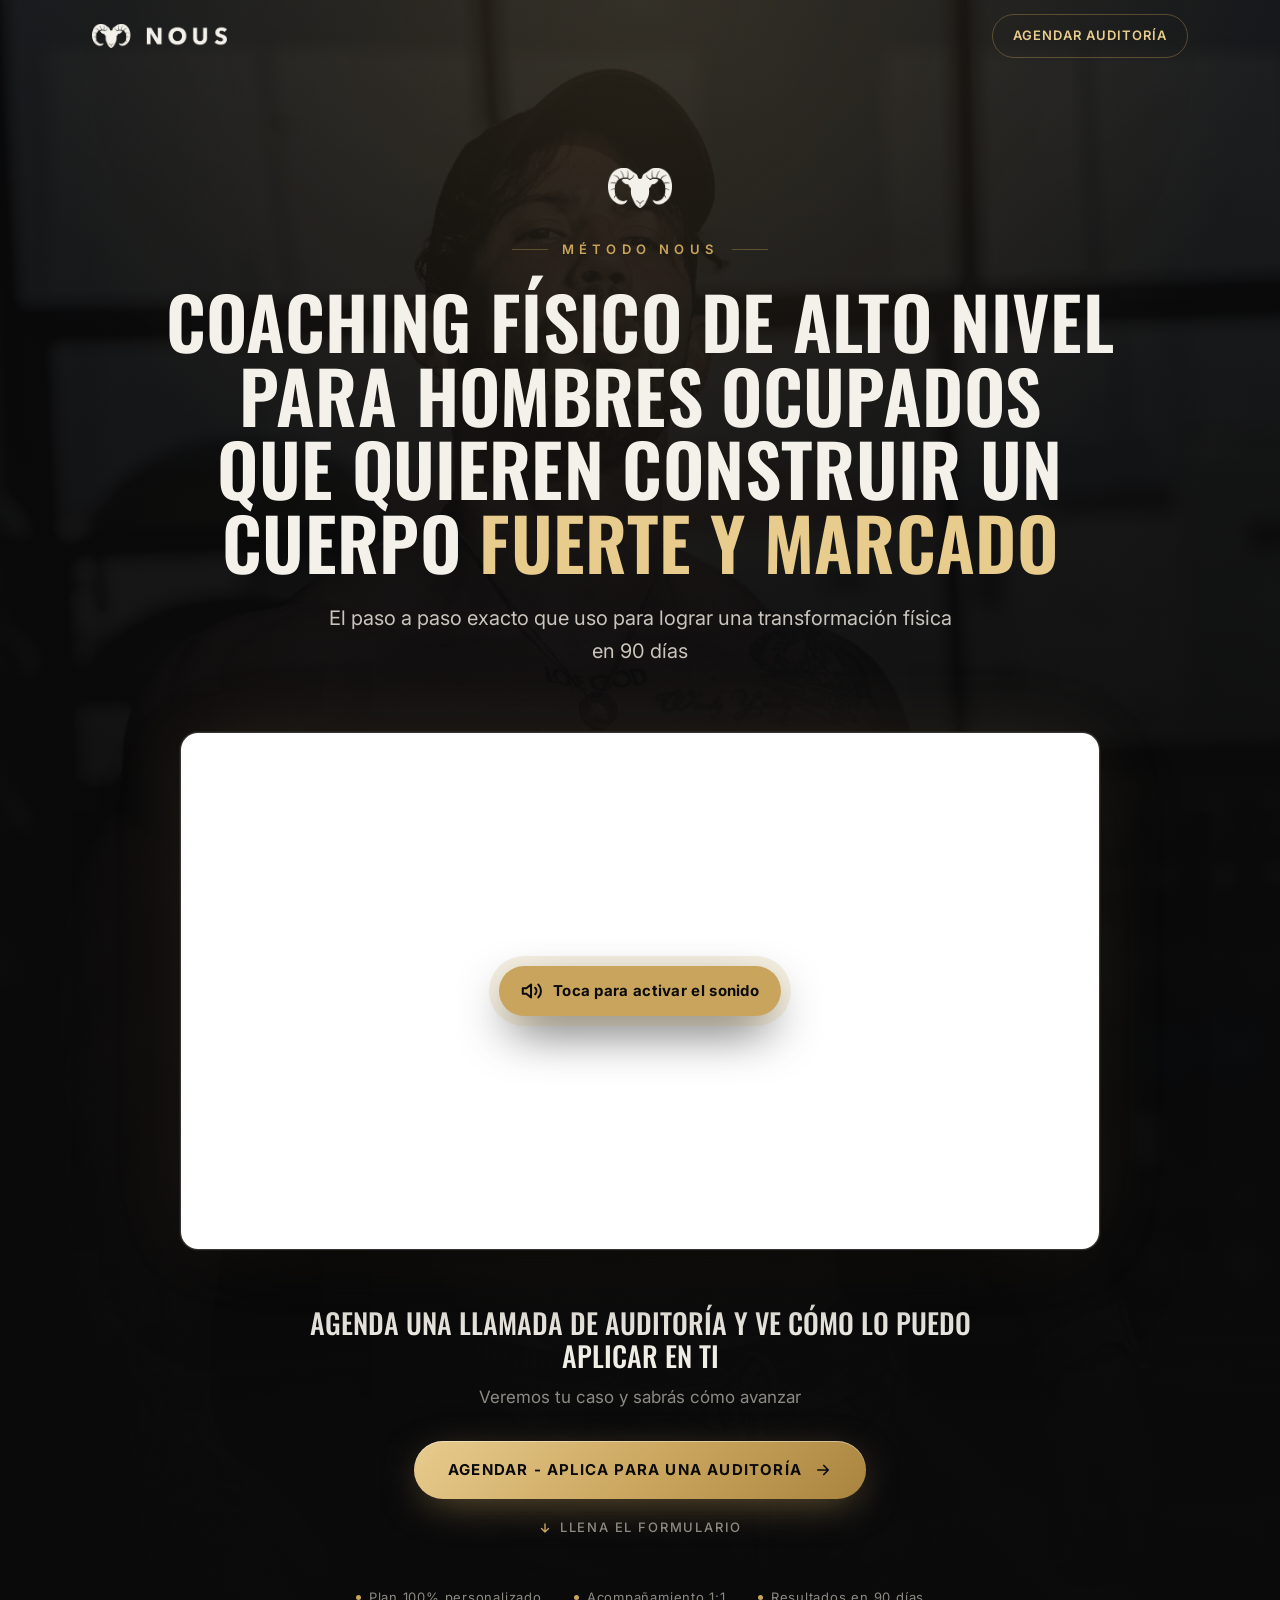
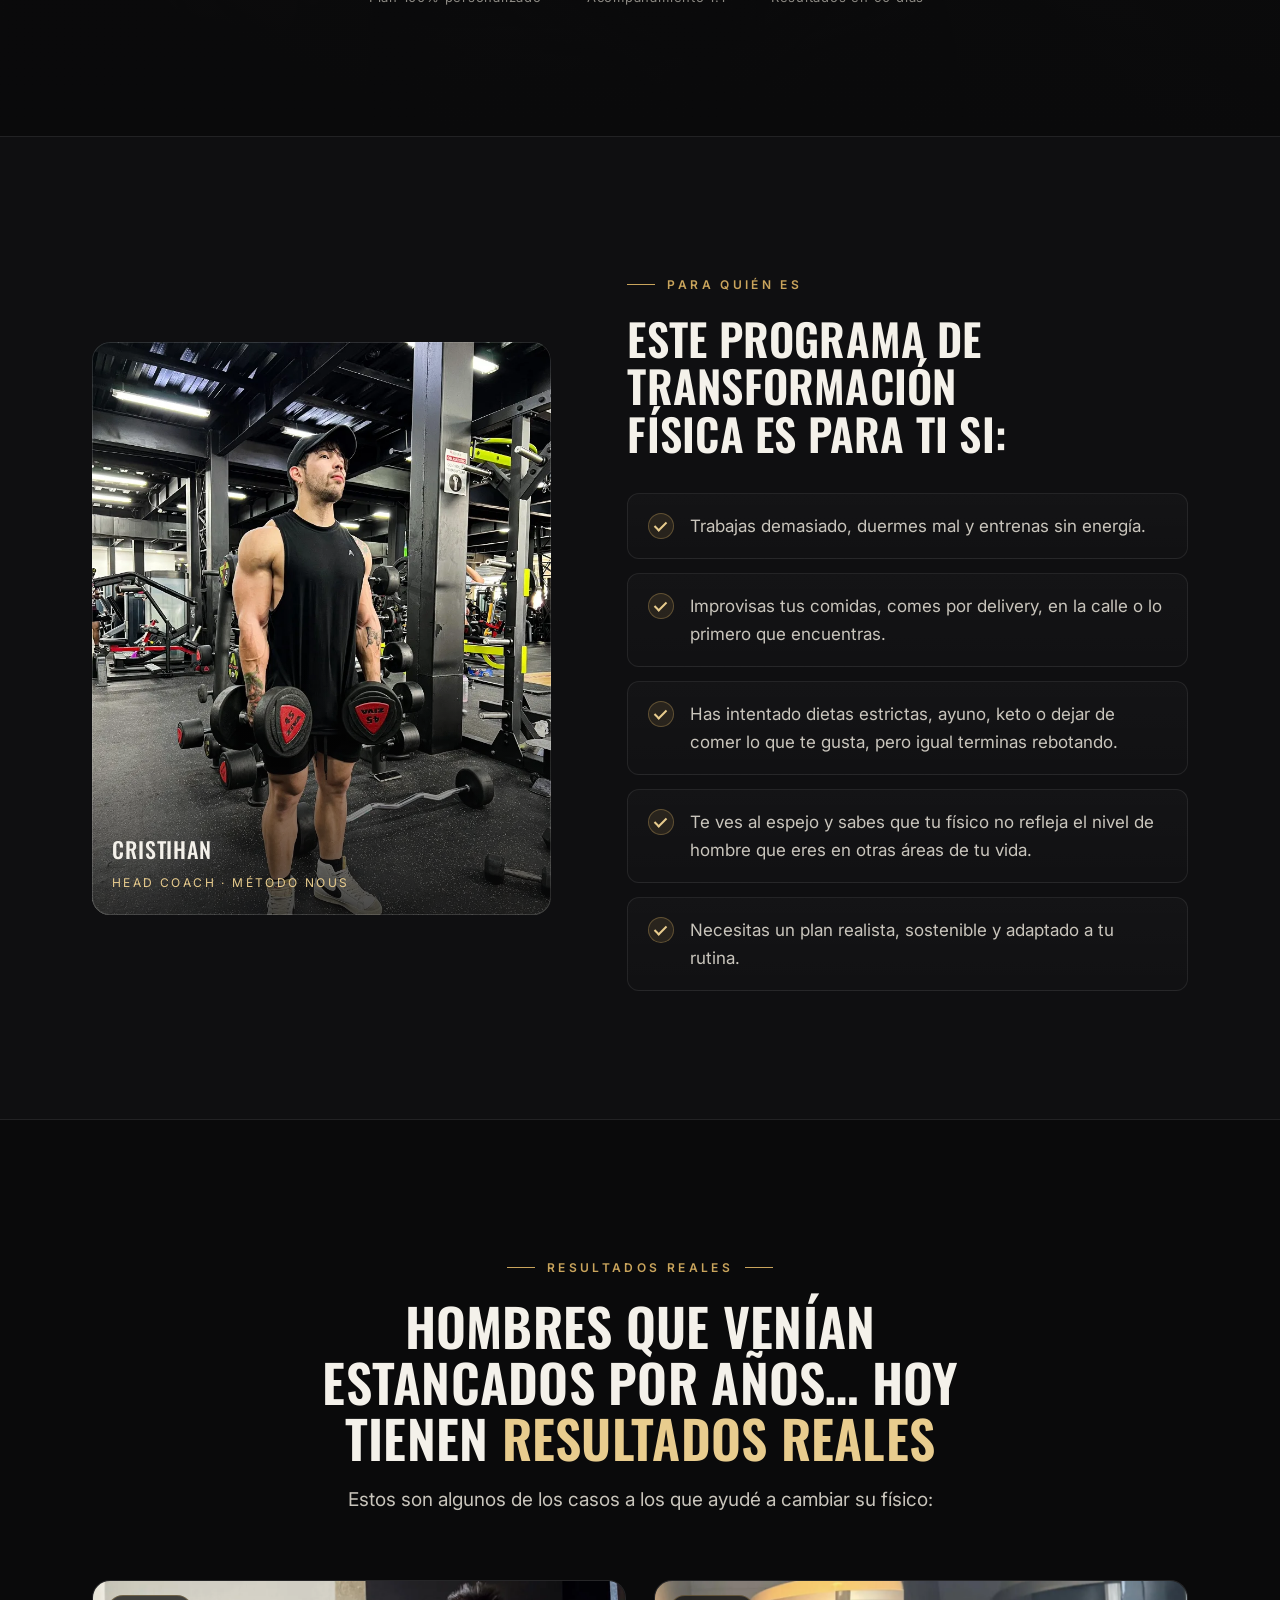
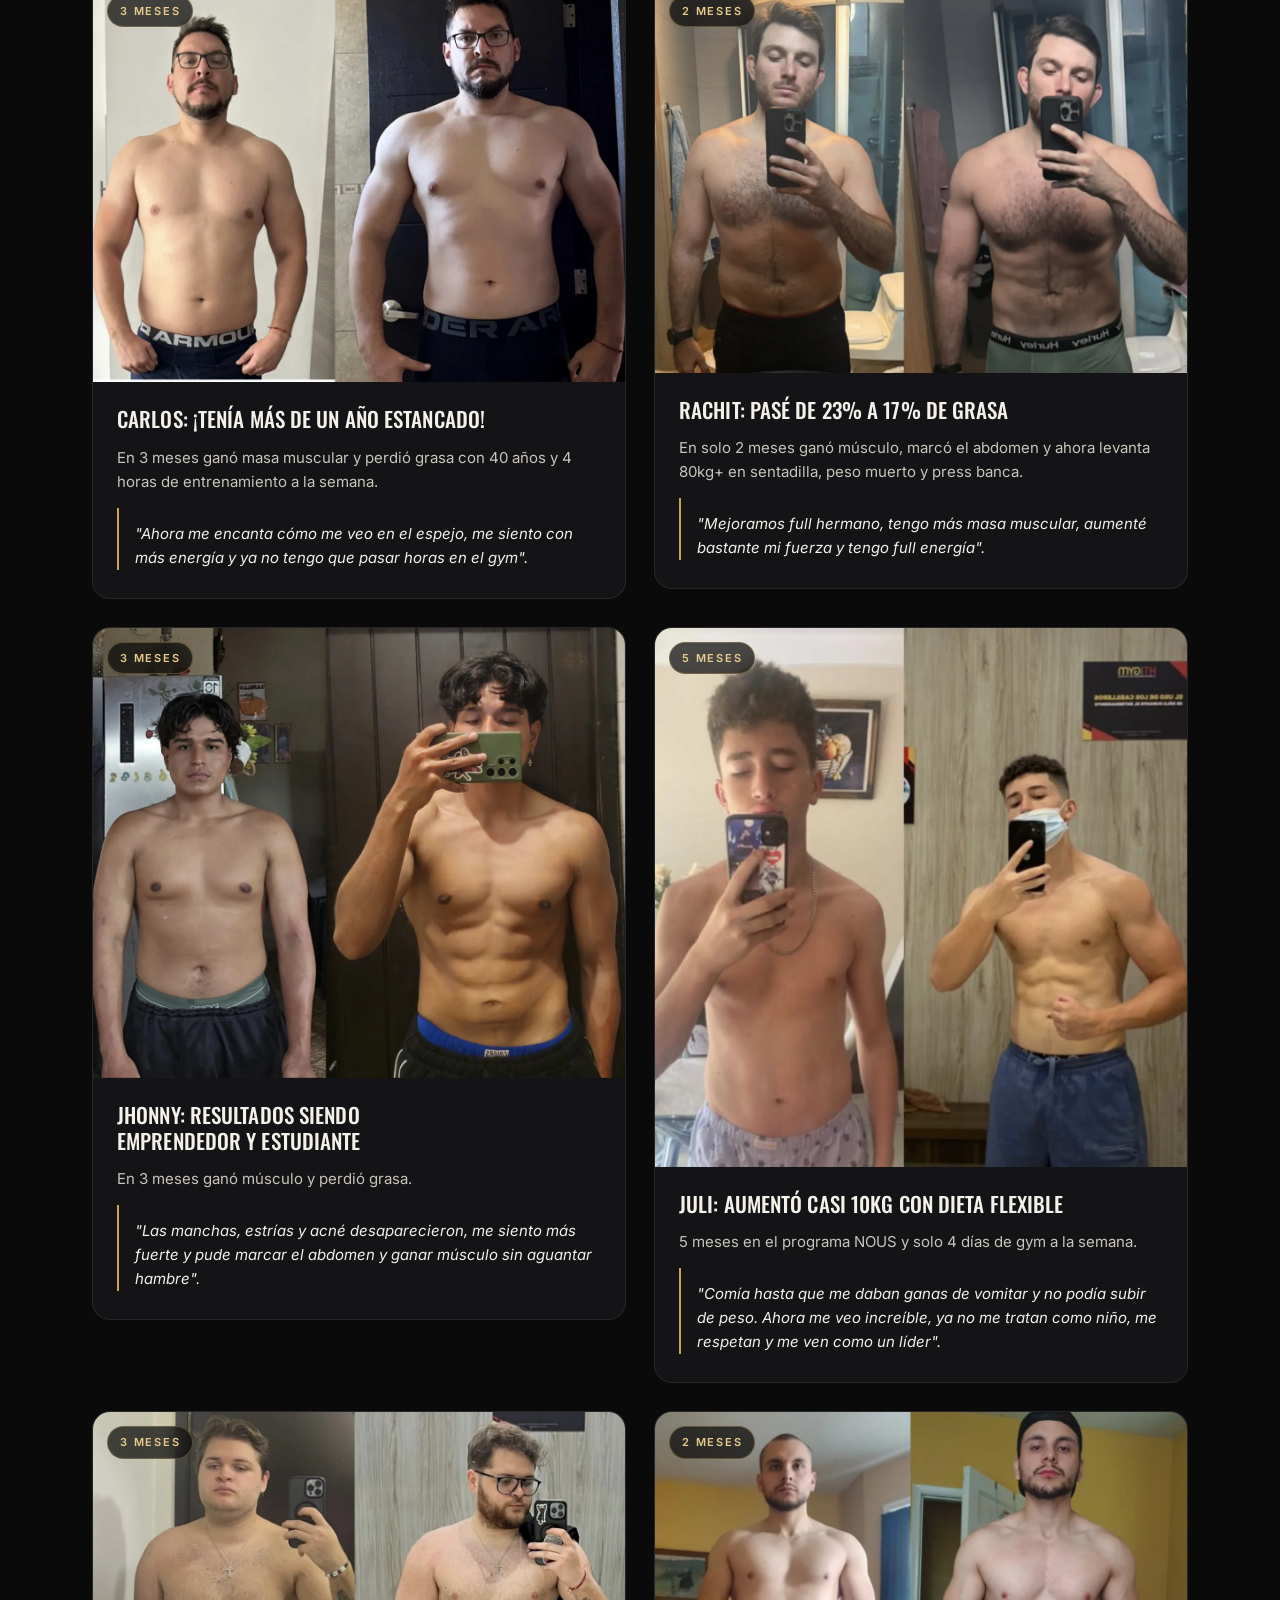
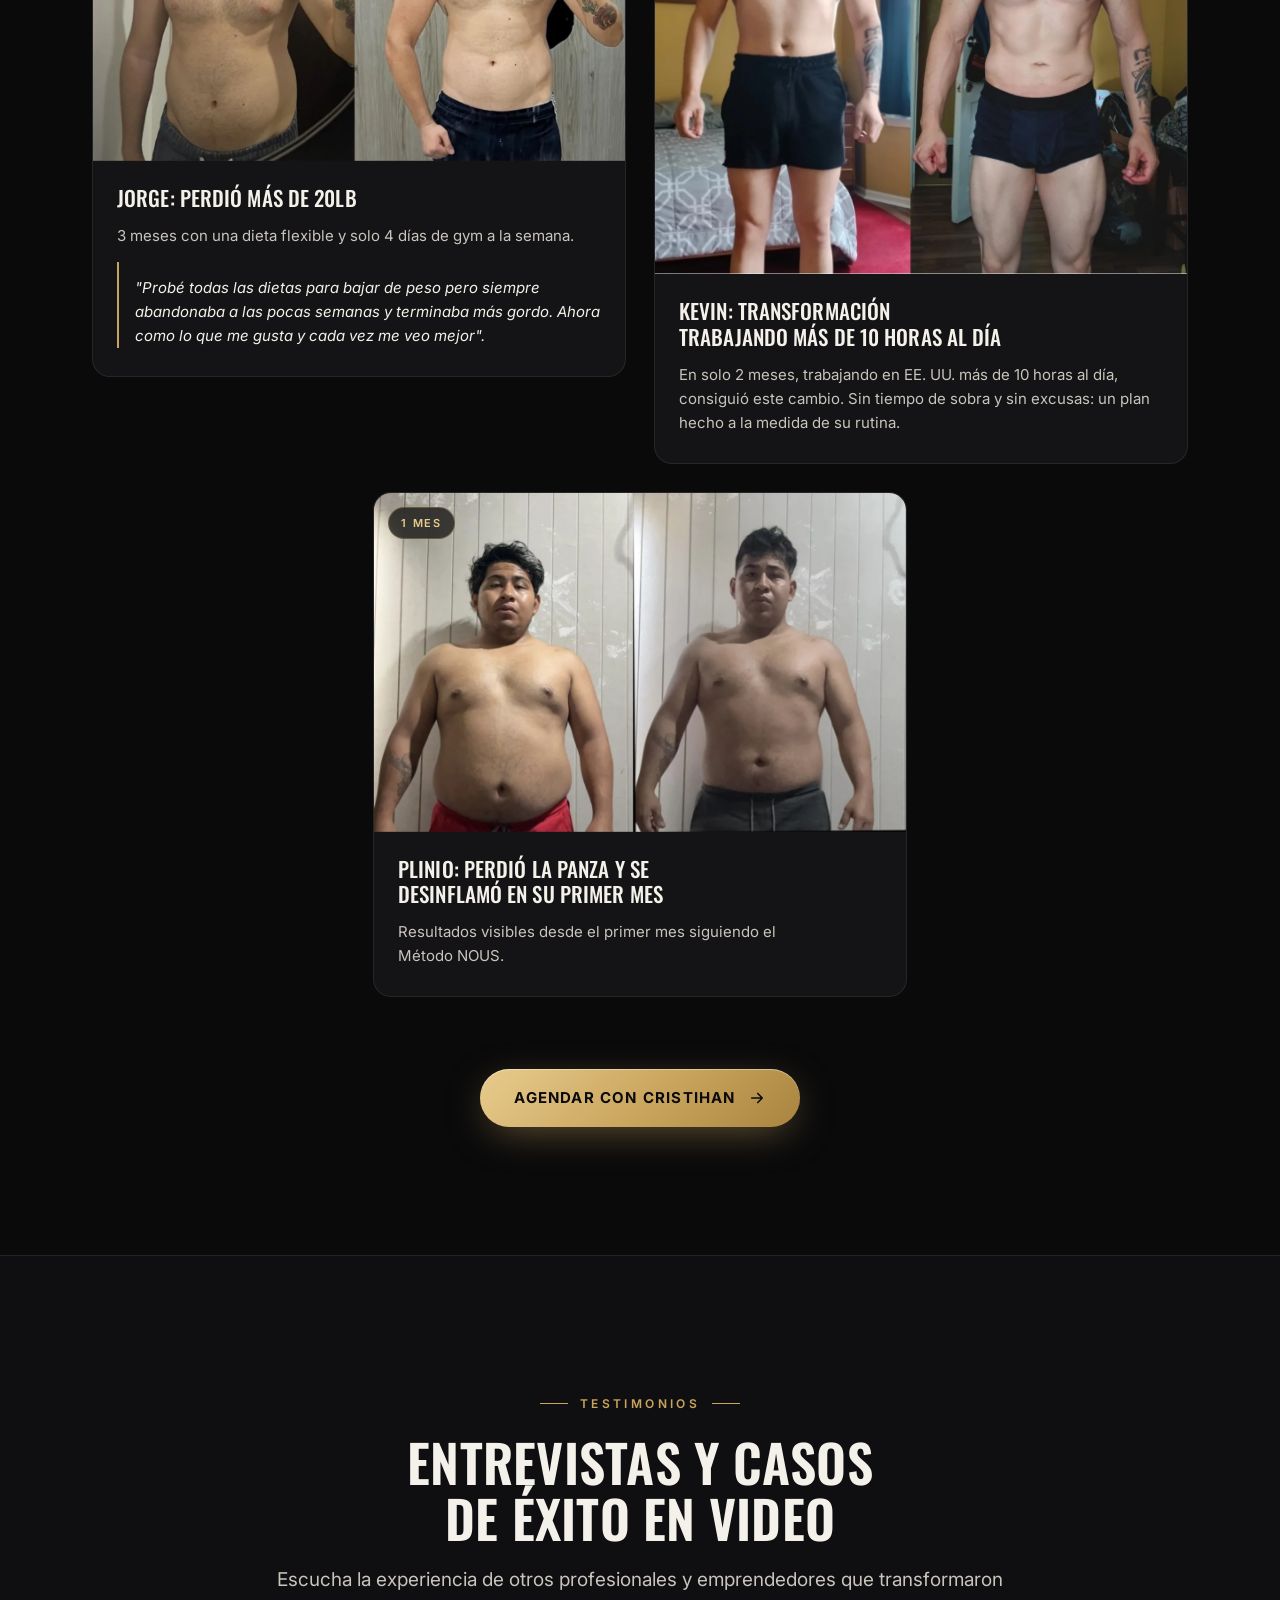
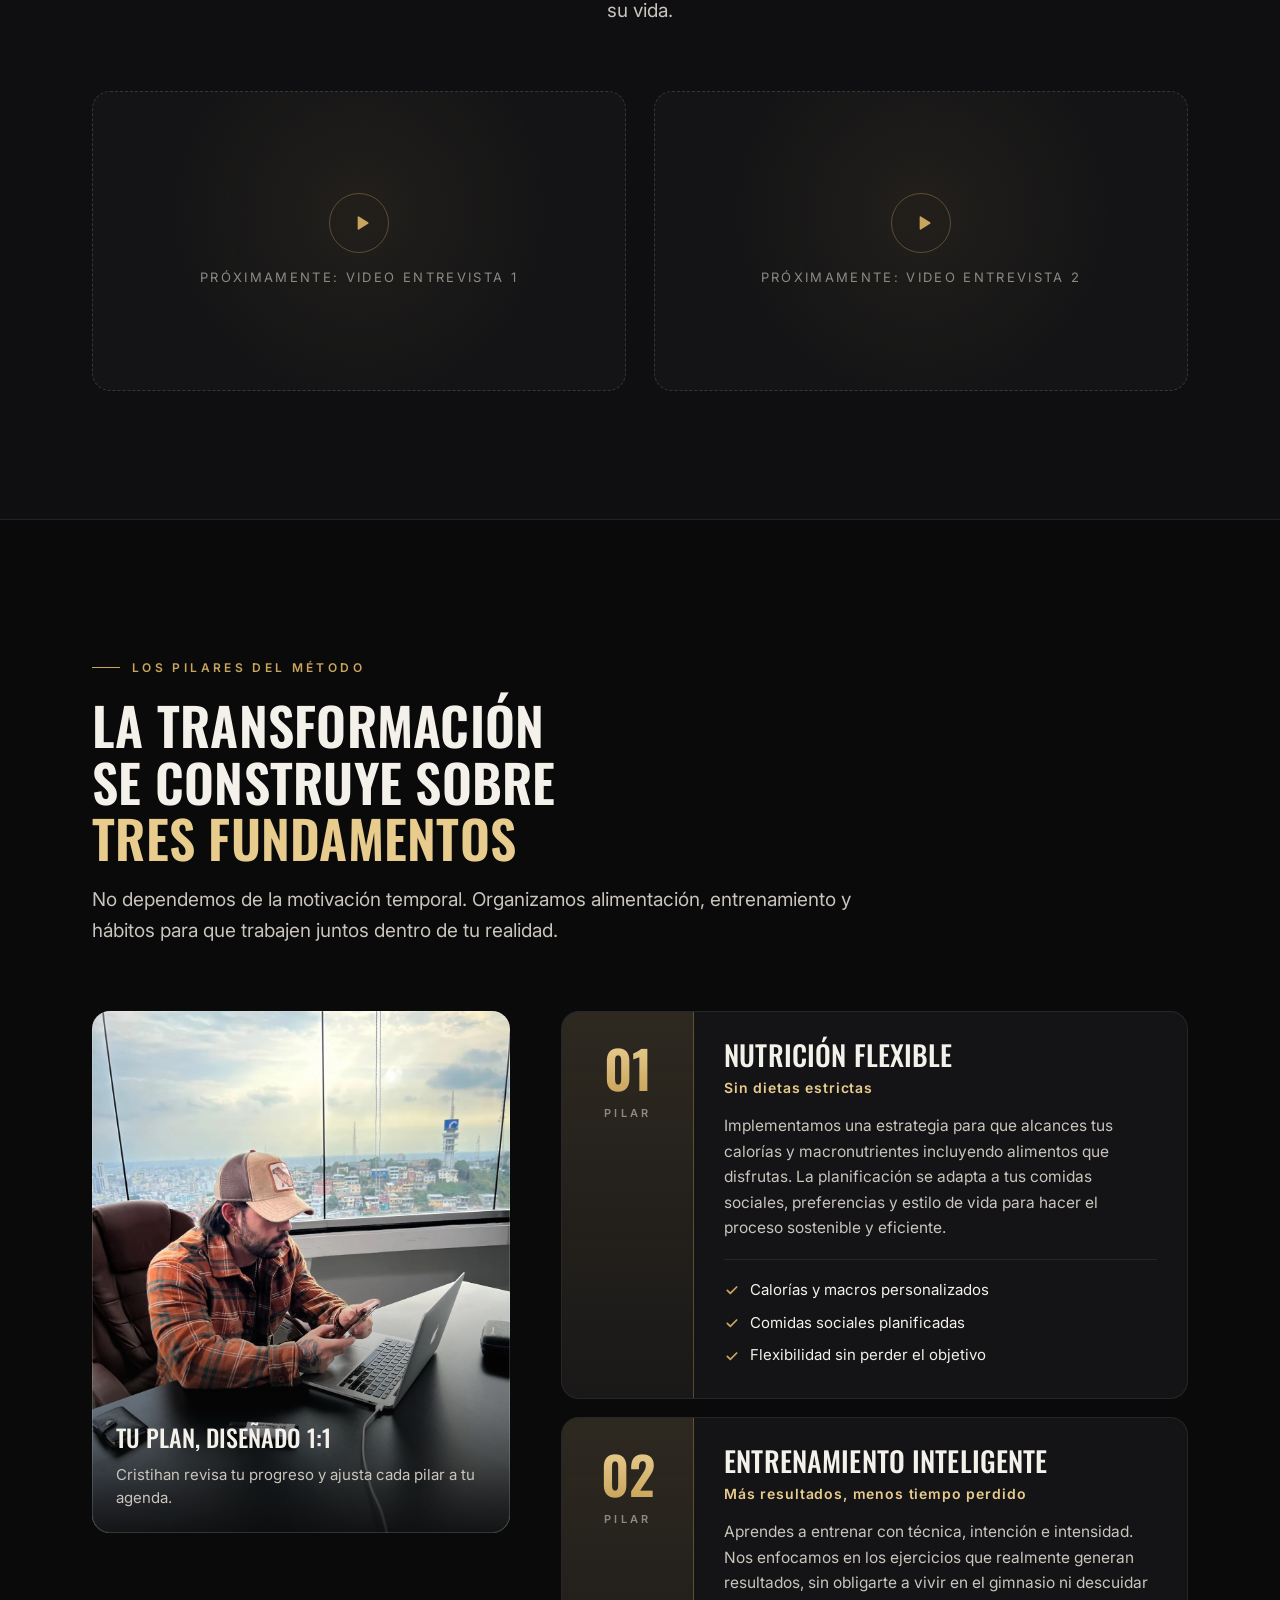
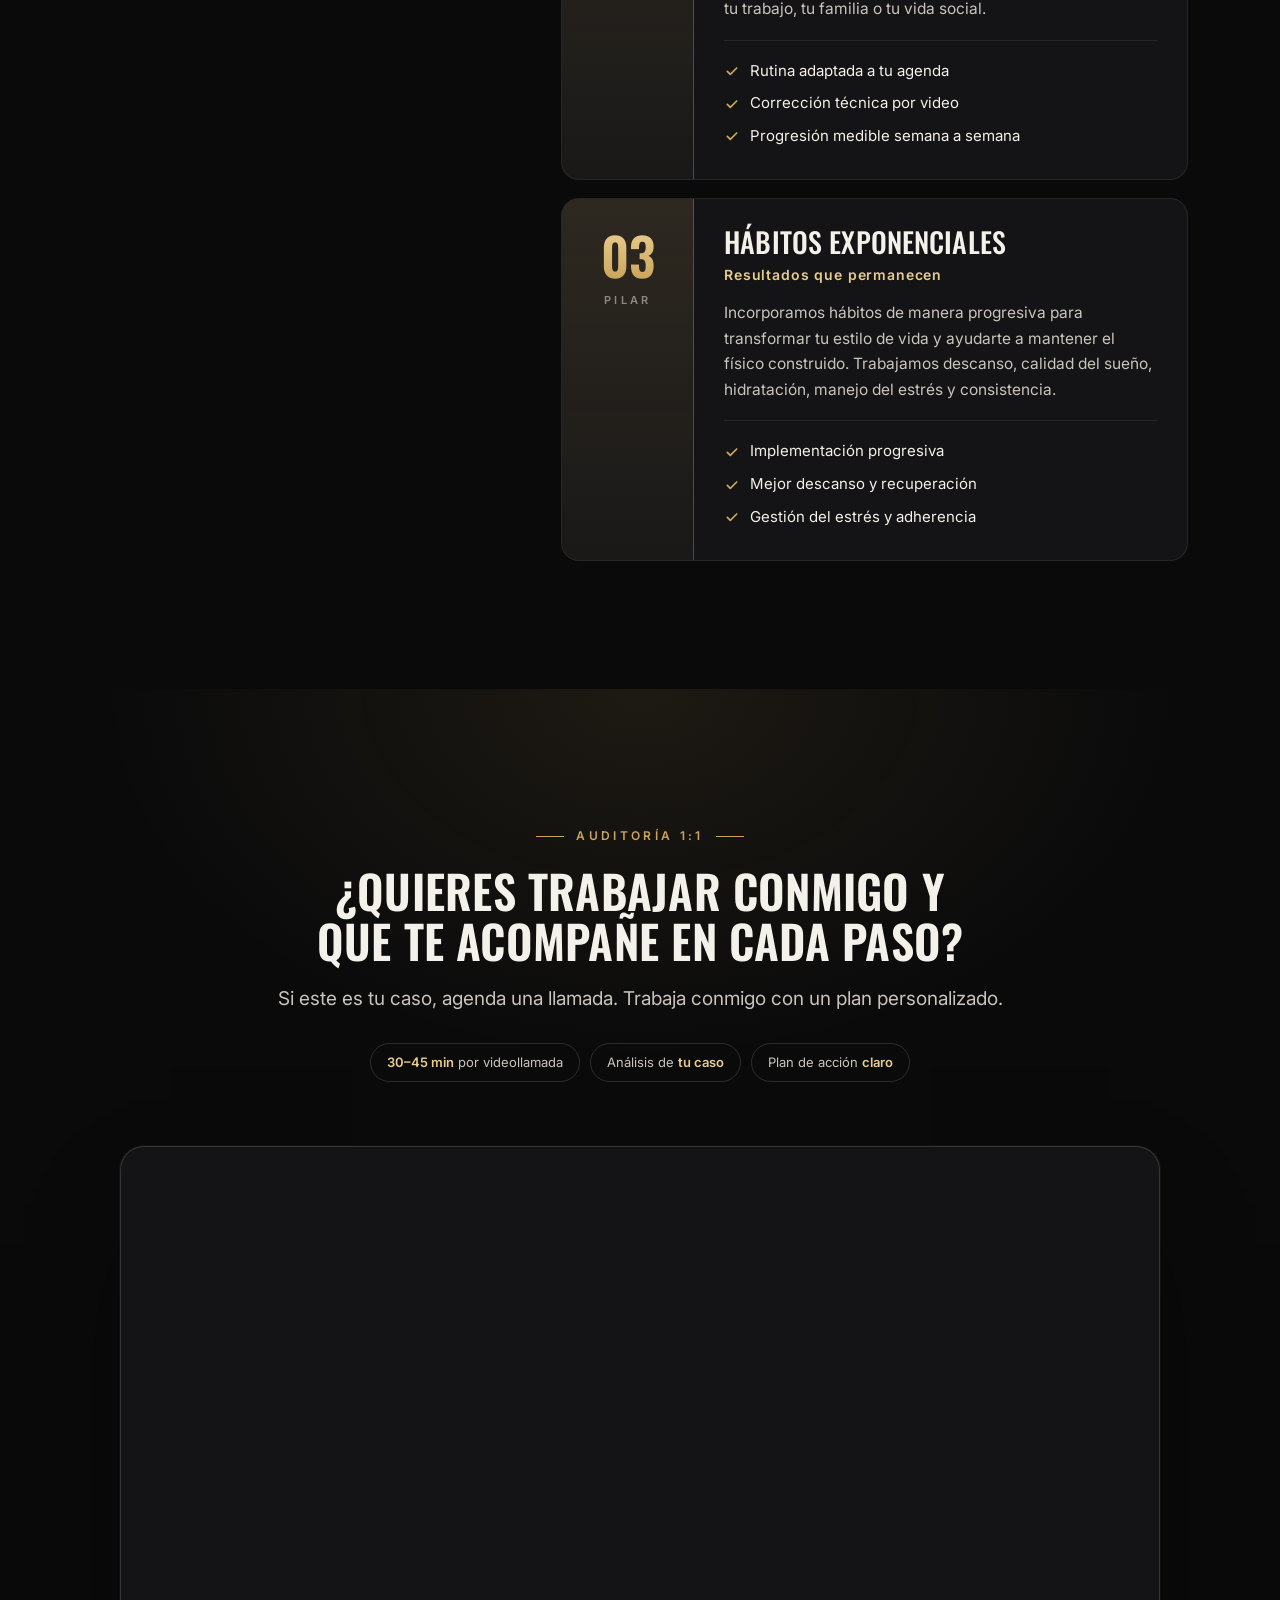
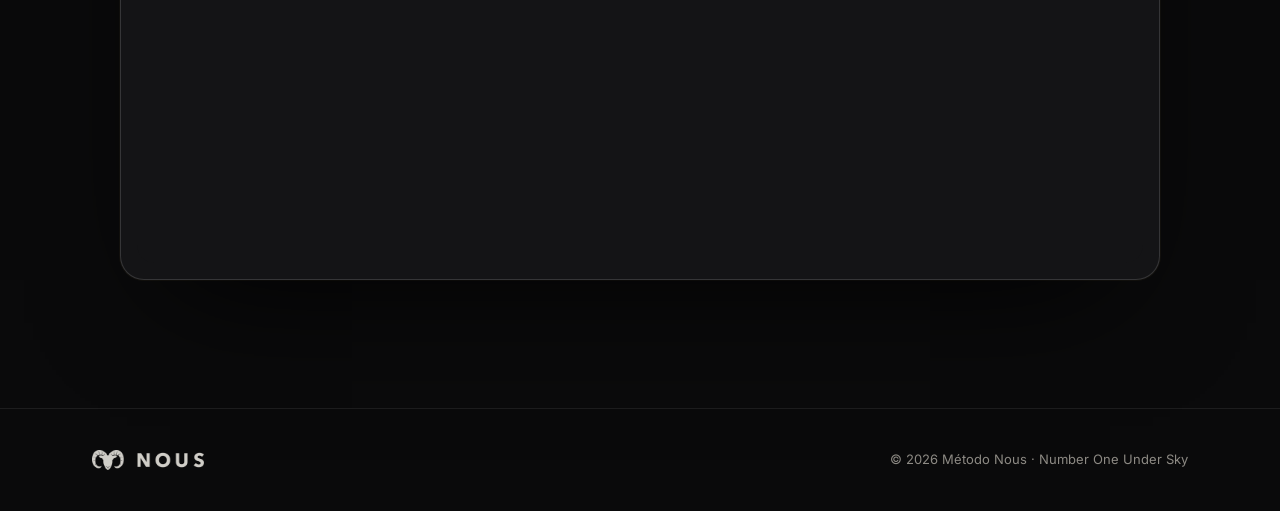
<file: index.html>
<!DOCTYPE html>
<html lang="es" class="no-js">
<head>
    <meta charset="UTF-8">
    <meta name="viewport" content="width=device-width, initial-scale=1.0, viewport-fit=cover">
    <title>Método Nous - Coaching Físico de Alto Nivel</title>
    <meta name="description" content="Coaching físico de alto nivel para hombres ocupados que quieren construir un cuerpo fuerte y marcado. Transformación física en 90 días.">
    <meta name="theme-color" content="#0a0a0b">
    <link rel="icon" type="image/png" href="assets/favicon.png">
    <link rel="apple-touch-icon" href="assets/apple-touch-icon.png">
    <meta property="og:title" content="Método Nous - Coaching Físico de Alto Nivel">
    <meta property="og:description" content="El paso a paso exacto para lograr una transformación física en 90 días.">
    <meta property="og:image" content="assets/cristihan-gym.webp">

    <link rel="preconnect" href="https://fonts.googleapis.com">
    <link rel="preconnect" href="https://fonts.gstatic.com" crossorigin>
    <link href="https://fonts.googleapis.com/css2?family=Inter:wght@400;500;600;700&family=Oswald:wght@400;500;600&display=swap" rel="stylesheet">
    <link rel="preload" as="image" href="assets/cristihan-gym.webp">
    <link rel="stylesheet" href="styles.css?v=20261021">
    <script>document.documentElement.classList.remove('no-js');</script>

    <!-- CSS y JS de Calendly para el widget nativo -->
    <link href="https://assets.calendly.com/assets/external/widget.css" rel="stylesheet">
    <script src="https://assets.calendly.com/assets/external/widget.js" type="text/javascript" async></script>
</head>
<body>

    <nav class="nav" aria-label="Principal">
        <div class="container nav-inner">
            <a href="#" class="brand" aria-label="Método Nous - inicio"><img src="assets/logo-nous.png" alt="NOUS" width="600" height="107"></a>
            <a href="#agenda-section" class="btn-ghost">Agendar auditoría</a>
        </div>
    </nav>

    <!-- 1. HERO SECTION -->
    <header class="hero">
        <div class="hero-bg" aria-hidden="true"></div>
        <div class="container">
            <img class="hero-mark reveal" src="assets/nous-carnero.png" alt="" aria-hidden="true" width="600" height="374">
            <h1 class="reveal">MÉTODO NOUS</h1>
            <h2 class="reveal" data-delay="1">Coaching físico de alto nivel para hombres ocupados que quieren construir un cuerpo <em>fuerte y marcado</em></h2>
            <p class="hero-sub reveal" data-delay="2">El paso a paso exacto que uso para lograr una transformación física en 90 días</p>

            <!-- Video Principal (Vimeo): pon el ID del video en data-vimeo-id -->
            <div class="hero-video reveal" data-delay="3">
                <div class="video-frame video-container-vimeo" data-vimeo-id="1231065280" data-ready-label="Mira el video completo" aria-label="Video principal Método Nous">
                    <div class="video-placeholder is-thumb" style="--poster: url('assets/video-miniatura.webp')">
                        <span class="play-btn" aria-hidden="true">
                            <svg viewBox="0 0 24 24" fill="currentColor"><path d="M8 5.14v13.72a1 1 0 0 0 1.5.86l11-6.86a1 1 0 0 0 0-1.72l-11-6.86A1 1 0 0 0 8 5.14Z"/></svg>
                        </span>
                        <span data-video-label>Video disponible muy pronto</span>
                    </div>
                </div>
            </div>

            <p class="sub-cta reveal">Agenda una llamada de auditoría y ve cómo lo puedo aplicar en ti</p>
            <p class="sub-cta-note reveal">Veremos tu caso y sabrás cómo avanzar</p>

            <!-- Botón de anclaje que baja directo al Calendly -->
            <a href="#agenda-section" class="btn-cta reveal">
                AGENDAR - Aplica para una auditoría
                <svg viewBox="0 0 24 24" fill="none" stroke="currentColor" stroke-width="2.2" stroke-linecap="round" stroke-linejoin="round" aria-hidden="true"><path d="M5 12h14M13 6l6 6-6 6"/></svg>
            </a>
            <div>
                <p class="form-hint">
                    <svg viewBox="0 0 24 24" fill="none" stroke="currentColor" stroke-width="2.4" stroke-linecap="round" stroke-linejoin="round" aria-hidden="true"><path d="M12 5v14M6 13l6 6 6-6"/></svg>
                    Llena el formulario
                </p>
            </div>

            <div class="trust-row reveal">
                <span>Plan 100% personalizado</span>
                <span>Acompañamiento 1:1</span>
                <span>Resultados en 90 días</span>
            </div>
        </div>
    </header>

    <main>
        <!-- 2. QUALIFICATION SECTION (Para quién es) -->
        <section class="section qualification">
            <div class="container split">
                <figure class="portrait reveal" style="margin:0">
                    <img src="assets/cristihan-entreno.webp" alt="Cristihan entrenando con mancuernas" loading="lazy" width="841" height="1125">
                    <figcaption class="portrait-tag">
                        <div>
                            <strong>Cristihan</strong>
                            <span>Head Coach · Método Nous</span>
                        </div>
                    </figcaption>
                </figure>

                <div>
                    <span class="eyebrow reveal">Para quién es</span>
                    <h3 class="reveal" data-delay="1">Este programa de transformación física es para ti si:</h3>
                    <ul class="check-list">
                        <li class="reveal">Trabajas demasiado, duermes mal y entrenas sin energía.</li>
                        <li class="reveal" data-delay="1">Improvisas tus comidas, comes por delivery, en la calle o lo primero que encuentras.</li>
                        <li class="reveal" data-delay="2">Has intentado dietas estrictas, ayuno, keto o dejar de comer lo que te gusta, pero igual terminas rebotando.</li>
                        <li class="reveal" data-delay="1">Te ves al espejo y sabes que tu físico no refleja el nivel de hombre que eres en otras áreas de tu vida.</li>
                        <li class="reveal" data-delay="2">Necesitas un plan realista, sostenible y adaptado a tu rutina.</li>
                    </ul>
                </div>
            </div>
        </section>

        <!-- 3. CASOS DE ÉXITO (Antes y Después) -->
        <section class="section results-gallery">
            <div class="container">
                <div class="section-head center">
                    <span class="eyebrow reveal">Resultados reales</span>
                    <h3 class="section-title reveal" data-delay="1">Hombres que venían estancados por años… hoy tienen <span class="gold">resultados reales</span></h3>
                    <p class="section-lead reveal" data-delay="2">Estos son algunos de los casos a los que ayudé a cambiar su físico:</p>
                </div>

                <div class="grid-casos">
                    <!-- Caso Carlos -->
                    <article class="caso-card reveal">
                        <div class="caso-media" data-label="Foto Carlos">
                            <span class="caso-badge">3 meses</span>
                            <img src="assets/carlos.webp" alt="Carlos - Transformación Física Método Nous" loading="lazy">
                        </div>
                        <div class="caso-body">
                            <h4>Carlos: ¡tenía más de un año estancado!</h4>
                            <p>En 3 meses ganó masa muscular y perdió grasa con 40 años y 4 horas de entrenamiento a la semana.</p>
                            <blockquote>"Ahora me encanta cómo me veo en el espejo, me siento con más energía y ya no tengo que pasar horas en el gym".</blockquote>
                        </div>
                    </article>

                    <!-- Caso Rachit -->
                    <article class="caso-card reveal" data-delay="1">
                        <div class="caso-media" data-label="Foto Rachit">
                            <span class="caso-badge">2 meses</span>
                            <img src="assets/rachit.webp" alt="Rachit - Transformación Física Método Nous" loading="lazy">
                        </div>
                        <div class="caso-body">
                            <h4>Rachit: Pasé de 23% a 17% de grasa</h4>
                            <p>En solo 2 meses ganó músculo, marcó el abdomen y ahora levanta 80kg+ en sentadilla, peso muerto y press banca.</p>
                            <blockquote>"Mejoramos full hermano, tengo más masa muscular, aumenté bastante mi fuerza y tengo full energía".</blockquote>
                        </div>
                    </article>

                    <!-- Caso Jhonny -->
                    <article class="caso-card reveal" data-delay="2">
                        <div class="caso-media" data-label="Foto Jhonny">
                            <span class="caso-badge">3 meses</span>
                            <img src="assets/jhonny.webp" alt="Jhonny - Transformación Física Método Nous" loading="lazy">
                        </div>
                        <div class="caso-body">
                            <h4>Jhonny: Resultados siendo emprendedor y estudiante</h4>
                            <p>En 3 meses ganó músculo y perdió grasa.</p>
                            <blockquote>"Las manchas, estrías y acné desaparecieron, me siento más fuerte y pude marcar el abdomen y ganar músculo sin aguantar hambre".</blockquote>
                        </div>
                    </article>

                    <!-- Caso Juli -->
                    <article class="caso-card reveal">
                        <div class="caso-media" data-label="Foto Juli">
                            <span class="caso-badge">5 meses</span>
                            <img src="assets/juli.webp" alt="Juli - Aumento de masa muscular Método Nous" loading="lazy">
                        </div>
                        <div class="caso-body">
                            <h4>Juli: Aumentó casi 10kg con dieta flexible</h4>
                            <p>5 meses en el programa NOUS y solo 4 días de gym a la semana.</p>
                            <blockquote>"Comía hasta que me daban ganas de vomitar y no podía subir de peso. Ahora me veo increíble, ya no me tratan como niño, me respetan y me ven como un líder".</blockquote>
                        </div>
                    </article>

                    <!-- Caso Jorge -->
                    <article class="caso-card reveal" data-delay="1">
                        <div class="caso-media" data-label="Foto Jorge">
                            <span class="caso-badge">3 meses</span>
                            <img src="assets/jorge.webp" alt="Jorge - Adiós al efecto rebote Método Nous" loading="lazy">
                        </div>
                        <div class="caso-body">
                            <h4>Jorge: Perdió más de 20lb</h4>
                            <p>3 meses con una dieta flexible y solo 4 días de gym a la semana.</p>
                            <blockquote>"Probé todas las dietas para bajar de peso pero siempre abandonaba a las pocas semanas y terminaba más gordo. Ahora como lo que me gusta y cada vez me veo mejor".</blockquote>
                        </div>
                    </article>

                    <!-- Caso Kevin -->
                    <article class="caso-card reveal" data-delay="2">
                        <div class="caso-media" data-label="Foto Kevin">
                            <span class="caso-badge">2 meses</span>
                            <img src="assets/kevin.webp" alt="Kevin - Transformación Física Método Nous" loading="lazy">
                        </div>
                        <div class="caso-body">
                            <h4>Kevin: Transformación trabajando más de 10 horas al día</h4>
                            <p>En solo 2 meses, trabajando en EE. UU. más de 10 horas al día, consiguió este cambio. Sin tiempo de sobra y sin excusas: un plan hecho a la medida de su rutina.</p>
                        </div>
                    </article>

                    <!-- Caso Plinio -->
                    <article class="caso-card reveal">
                        <div class="caso-media" data-label="Foto Plinio">
                            <span class="caso-badge">1 mes</span>
                            <img src="assets/plinio.webp" alt="Plinio - Transformación Física Método Nous" loading="lazy">
                        </div>
                        <div class="caso-body">
                            <h4>Plinio: Perdió la panza y se desinflamó en su primer mes</h4>
                            <p>Resultados visibles desde el primer mes siguiendo el Método NOUS.</p>
                        </div>
                    </article>
                </div>

                <div class="section-cta reveal">
                    <a href="#agenda-section" class="btn-cta">
                        AGENDAR CON CRISTIHAN
                        <svg viewBox="0 0 24 24" fill="none" stroke="currentColor" stroke-width="2.2" stroke-linecap="round" stroke-linejoin="round" aria-hidden="true"><path d="M5 12h14M13 6l6 6-6 6"/></svg>
                    </a>
                </div>
            </div>
        </section>

        <!-- 4. ENTREVISTAS / TESTIMONIOS EN VIDEO -->
        <section class="section video-testimonials">
            <div class="container">
                <div class="section-head center">
                    <span class="eyebrow reveal">Testimonios</span>
                    <h3 class="section-title reveal" data-delay="1">Entrevistas y casos de éxito en video</h3>
                    <p class="section-lead reveal" data-delay="2">Escucha la experiencia de otros profesionales y emprendedores que transformaron su vida.</p>
                </div>
                <div class="video-grid-placeholder">
                    <!-- Para activar: pon el ID de Vimeo en data-vimeo-id -->
                    <div class="video-box reveal" data-vimeo-id="" data-ready-label="Ver entrevista" aria-label="Video entrevista 1">
                        <span class="play-btn" aria-hidden="true"><svg viewBox="0 0 24 24" fill="currentColor"><path d="M8 5.14v13.72a1 1 0 0 0 1.5.86l11-6.86a1 1 0 0 0 0-1.72l-11-6.86A1 1 0 0 0 8 5.14Z"/></svg></span>
                        <p data-video-label>Próximamente: Video Entrevista 1</p>
                    </div>
                    <div class="video-box reveal" data-delay="1" data-vimeo-id="" data-ready-label="Ver entrevista" aria-label="Video entrevista 2">
                        <span class="play-btn" aria-hidden="true"><svg viewBox="0 0 24 24" fill="currentColor"><path d="M8 5.14v13.72a1 1 0 0 0 1.5.86l11-6.86a1 1 0 0 0 0-1.72l-11-6.86A1 1 0 0 0 8 5.14Z"/></svg></span>
                        <p data-video-label>Próximamente: Video Entrevista 2</p>
                    </div>
                </div>
            </div>
        </section>

        <!-- 5. PILARES DEL MÉTODO -->
        <section class="section pilares">
            <div class="container">
                <div class="section-head">
                    <span class="eyebrow reveal">Los pilares del método</span>
                    <h3 class="section-title reveal" data-delay="1">La transformación se construye sobre <span class="gold">tres fundamentos</span></h3>
                    <p class="section-lead reveal" data-delay="2">No dependemos de la motivación temporal. Organizamos alimentación, entrenamiento y hábitos para que trabajen juntos dentro de tu realidad.</p>
                </div>

                <div class="pilares-grid">
                    <figure class="pilares-photo reveal">
                        <img src="assets/cristihan-oficina.webp" alt="Cristihan diseñando planes personalizados desde su oficina" loading="lazy" width="1200" height="1600">
                        <figcaption>
                            <strong>Tu plan, diseñado 1:1</strong>
                            <span>Cristihan revisa tu progreso y ajusta cada pilar a tu agenda.</span>
                        </figcaption>
                    </figure>

                    <div class="pilares-list">
                    <article class="pilar reveal">
                        <div class="pilar-num"><span>01</span><small>Pilar</small></div>
                        <div class="pilar-body">
                            <h4>Nutrición flexible</h4>
                            <p class="pilar-sub">Sin dietas estrictas</p>
                            <p>Implementamos una estrategia para que alcances tus calorías y macronutrientes incluyendo alimentos que disfrutas. La planificación se adapta a tus comidas sociales, preferencias y estilo de vida para hacer el proceso sostenible y eficiente.</p>
                            <ul>
                                <li><svg viewBox="0 0 24 24" fill="none" stroke="currentColor" stroke-width="2.6" stroke-linecap="round" stroke-linejoin="round" aria-hidden="true"><path d="M5 12.5l4.5 4.5L19 7.5"/></svg>Calorías y macros personalizados</li>
                                <li><svg viewBox="0 0 24 24" fill="none" stroke="currentColor" stroke-width="2.6" stroke-linecap="round" stroke-linejoin="round" aria-hidden="true"><path d="M5 12.5l4.5 4.5L19 7.5"/></svg>Comidas sociales planificadas</li>
                                <li><svg viewBox="0 0 24 24" fill="none" stroke="currentColor" stroke-width="2.6" stroke-linecap="round" stroke-linejoin="round" aria-hidden="true"><path d="M5 12.5l4.5 4.5L19 7.5"/></svg>Flexibilidad sin perder el objetivo</li>
                            </ul>
                        </div>
                    </article>

                    <article class="pilar reveal" data-delay="1">
                        <div class="pilar-num"><span>02</span><small>Pilar</small></div>
                        <div class="pilar-body">
                            <h4>Entrenamiento inteligente</h4>
                            <p class="pilar-sub">Más resultados, menos tiempo perdido</p>
                            <p>Aprendes a entrenar con técnica, intención e intensidad. Nos enfocamos en los ejercicios que realmente generan resultados, sin obligarte a vivir en el gimnasio ni descuidar tu trabajo, tu familia o tu vida social.</p>
                            <ul>
                                <li><svg viewBox="0 0 24 24" fill="none" stroke="currentColor" stroke-width="2.6" stroke-linecap="round" stroke-linejoin="round" aria-hidden="true"><path d="M5 12.5l4.5 4.5L19 7.5"/></svg>Rutina adaptada a tu agenda</li>
                                <li><svg viewBox="0 0 24 24" fill="none" stroke="currentColor" stroke-width="2.6" stroke-linecap="round" stroke-linejoin="round" aria-hidden="true"><path d="M5 12.5l4.5 4.5L19 7.5"/></svg>Corrección técnica por video</li>
                                <li><svg viewBox="0 0 24 24" fill="none" stroke="currentColor" stroke-width="2.6" stroke-linecap="round" stroke-linejoin="round" aria-hidden="true"><path d="M5 12.5l4.5 4.5L19 7.5"/></svg>Progresión medible semana a semana</li>
                            </ul>
                        </div>
                    </article>

                    <article class="pilar reveal" data-delay="2">
                        <div class="pilar-num"><span>03</span><small>Pilar</small></div>
                        <div class="pilar-body">
                            <h4>Hábitos exponenciales</h4>
                            <p class="pilar-sub">Resultados que permanecen</p>
                            <p>Incorporamos hábitos de manera progresiva para transformar tu estilo de vida y ayudarte a mantener el físico construido. Trabajamos descanso, calidad del sueño, hidratación, manejo del estrés y consistencia.</p>
                            <ul>
                                <li><svg viewBox="0 0 24 24" fill="none" stroke="currentColor" stroke-width="2.6" stroke-linecap="round" stroke-linejoin="round" aria-hidden="true"><path d="M5 12.5l4.5 4.5L19 7.5"/></svg>Implementación progresiva</li>
                                <li><svg viewBox="0 0 24 24" fill="none" stroke="currentColor" stroke-width="2.6" stroke-linecap="round" stroke-linejoin="round" aria-hidden="true"><path d="M5 12.5l4.5 4.5L19 7.5"/></svg>Mejor descanso y recuperación</li>
                                <li><svg viewBox="0 0 24 24" fill="none" stroke="currentColor" stroke-width="2.6" stroke-linecap="round" stroke-linejoin="round" aria-hidden="true"><path d="M5 12.5l4.5 4.5L19 7.5"/></svg>Gestión del estrés y adherencia</li>
                            </ul>
                        </div>
                    </article>
                    </div>
                </div>
            </div>
        </section>

        <!-- 6. ZONA DE AGENDA DIRECTA (CALENDLY INLINE WIDGET) -->
        <section id="agenda-section" class="section booking-zone">
            <div class="container">
                <div class="section-head center">
                    <span class="eyebrow reveal">Auditoría 1:1</span>
                    <h3 class="booking-title reveal" data-delay="1">¿Quieres trabajar conmigo y que te acompañe en cada paso?</h3>
                    <p class="section-lead reveal" data-delay="2">Si este es tu caso, agenda una llamada. Trabaja conmigo con un plan personalizado.</p>
                    <ul class="booking-perks reveal" data-delay="3">
                        <li><b>30–45 min</b> por videollamada</li>
                        <li>Análisis de <b>tu caso</b></li>
                        <li>Plan de acción <b>claro</b></li>
                    </ul>
                </div>

                <div class="booking-card reveal">
                    <!-- Widget de Calendly Incrustado -->
                    <div id="calendly-inline-widget" style="min-width:320px;height:700px;"></div>
                </div>
            </div>

            <script type="text/javascript">
                // Cambia por tu enlace real de Calendly (ej: https://calendly.com/tu-usuario/auditoria)
                var CALENDLY_URL = 'https://calendly.com/cristihanroz/metodo-nous-cristihan-clon';

                window.addEventListener('load', function () {
                    if (!window.Calendly) return;
                    // Colores del widget a juego con la web (requiere plan de pago de Calendly)
                    var sep = CALENDLY_URL.indexOf('?') === -1 ? '?' : '&';
                    Calendly.initInlineWidget({
                        url: CALENDLY_URL + sep + 'hide_gdpr_banner=1&background_color=141416&text_color=f4f1ea&primary_color=c9a45c',
                        parentElement: document.getElementById('calendly-inline-widget'),
                        prefill: {},
                        utm: {}
                    });
                });

                // Al agendar: Calendly redirige a gracias.html con los datos de la cita
                // (configurado en Calendly). Si en 2,5 s no lo ha hecho, redirigimos sin datos.
                window.addEventListener('message', function (e) {
                    if (e.origin !== 'https://calendly.com') return;
                    if (e.data && e.data.event === 'calendly.event_scheduled') {
                        setTimeout(function () { window.location.href = 'gracias.html'; }, 2500);
                    }
                });
            </script>
        </section>
    </main>

    <footer class="footer">
        <div class="container">
            <span class="brand brand-footer"><img src="assets/logo-nous.png" alt="NOUS" width="600" height="107"></span>
            <span>© <span id="year">2026</span> Método Nous · Number One Under Sky</span>
        </div>
    </footer>


    <div class="sticky-cta">
        <a href="#agenda-section" class="btn-cta">Agendar auditoría</a>
    </div>

    <script src="main.js?v=20261021" defer></script>
    <script>document.getElementById('year').textContent = new Date().getFullYear();</script>
</body>
</html>
</file>
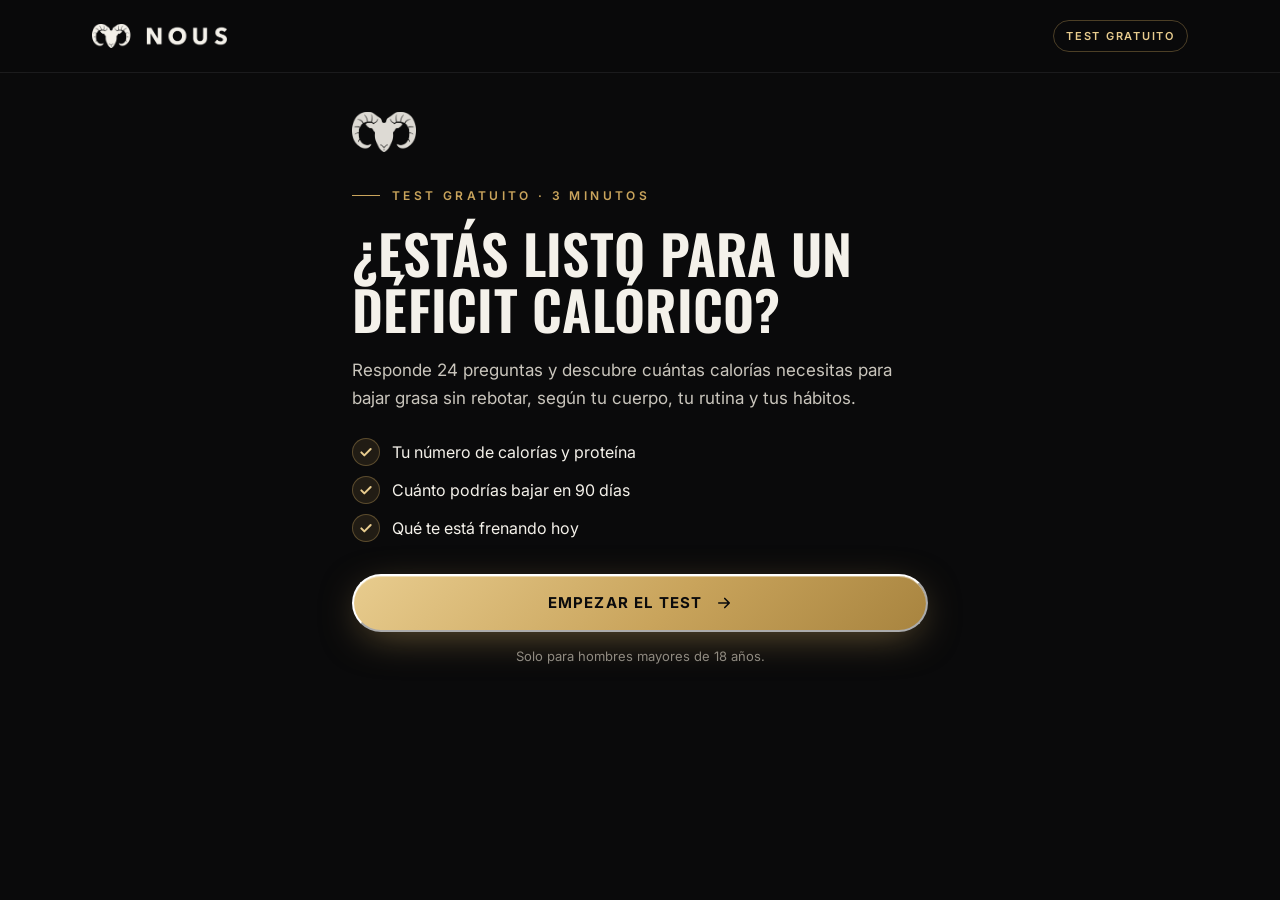
<file: test/index.html>
<!DOCTYPE html>
<html lang="es" class="no-js">
<head>
    <meta charset="UTF-8">
    <meta name="viewport" content="width=device-width, initial-scale=1.0, viewport-fit=cover">
    <title>¿Estás listo para un déficit calórico? - Método Nous</title>
    <meta name="description" content="Test gratuito de 3 minutos: descubre cuántas calorías necesitas para bajar grasa sin rebotar, según tu cuerpo y tu rutina.">
    <meta name="theme-color" content="#0a0a0b">
    <link rel="icon" type="image/png" href="/assets/favicon.png">
    <link rel="apple-touch-icon" href="/assets/apple-touch-icon.png">
    <meta property="og:title" content="¿Estás listo para un déficit calórico?">
    <meta property="og:description" content="Test gratuito de 3 minutos para hombres ocupados. Descubre tu número de calorías.">

    <link rel="preconnect" href="https://fonts.googleapis.com">
    <link rel="preconnect" href="https://fonts.gstatic.com" crossorigin>
    <link href="https://fonts.googleapis.com/css2?family=Inter:wght@400;500;600;700&family=Oswald:wght@400;500;600&display=swap" rel="stylesheet">
    <link rel="stylesheet" href="/styles.css?v=20261023">
    <link rel="stylesheet" href="/test/test.css?v=20261023">
    <script>document.documentElement.classList.remove('no-js');</script>
</head>
<body class="quiz-page">

    <nav class="nav is-scrolled" aria-label="Principal">
        <div class="container nav-inner">
            <a href="/" class="brand" aria-label="Método Nous - inicio"><img src="/assets/logo-nous.png" alt="NOUS" width="600" height="107"></a>
            <span class="quiz-nav-tag">Test gratuito</span>
        </div>
    </nav>

    <main class="quiz" id="app" aria-live="polite">
        <noscript>
            <p class="quiz-noscript">Para hacer el test necesitas activar JavaScript en tu navegador.</p>
        </noscript>
    </main>

    <script src="/test/config.js?v=20261023"></script>
    <script src="/test/lib/scoring.js?v=20261023"></script>
    <script src="/test/app.js?v=20261023"></script>
</body>
</html>
</file>
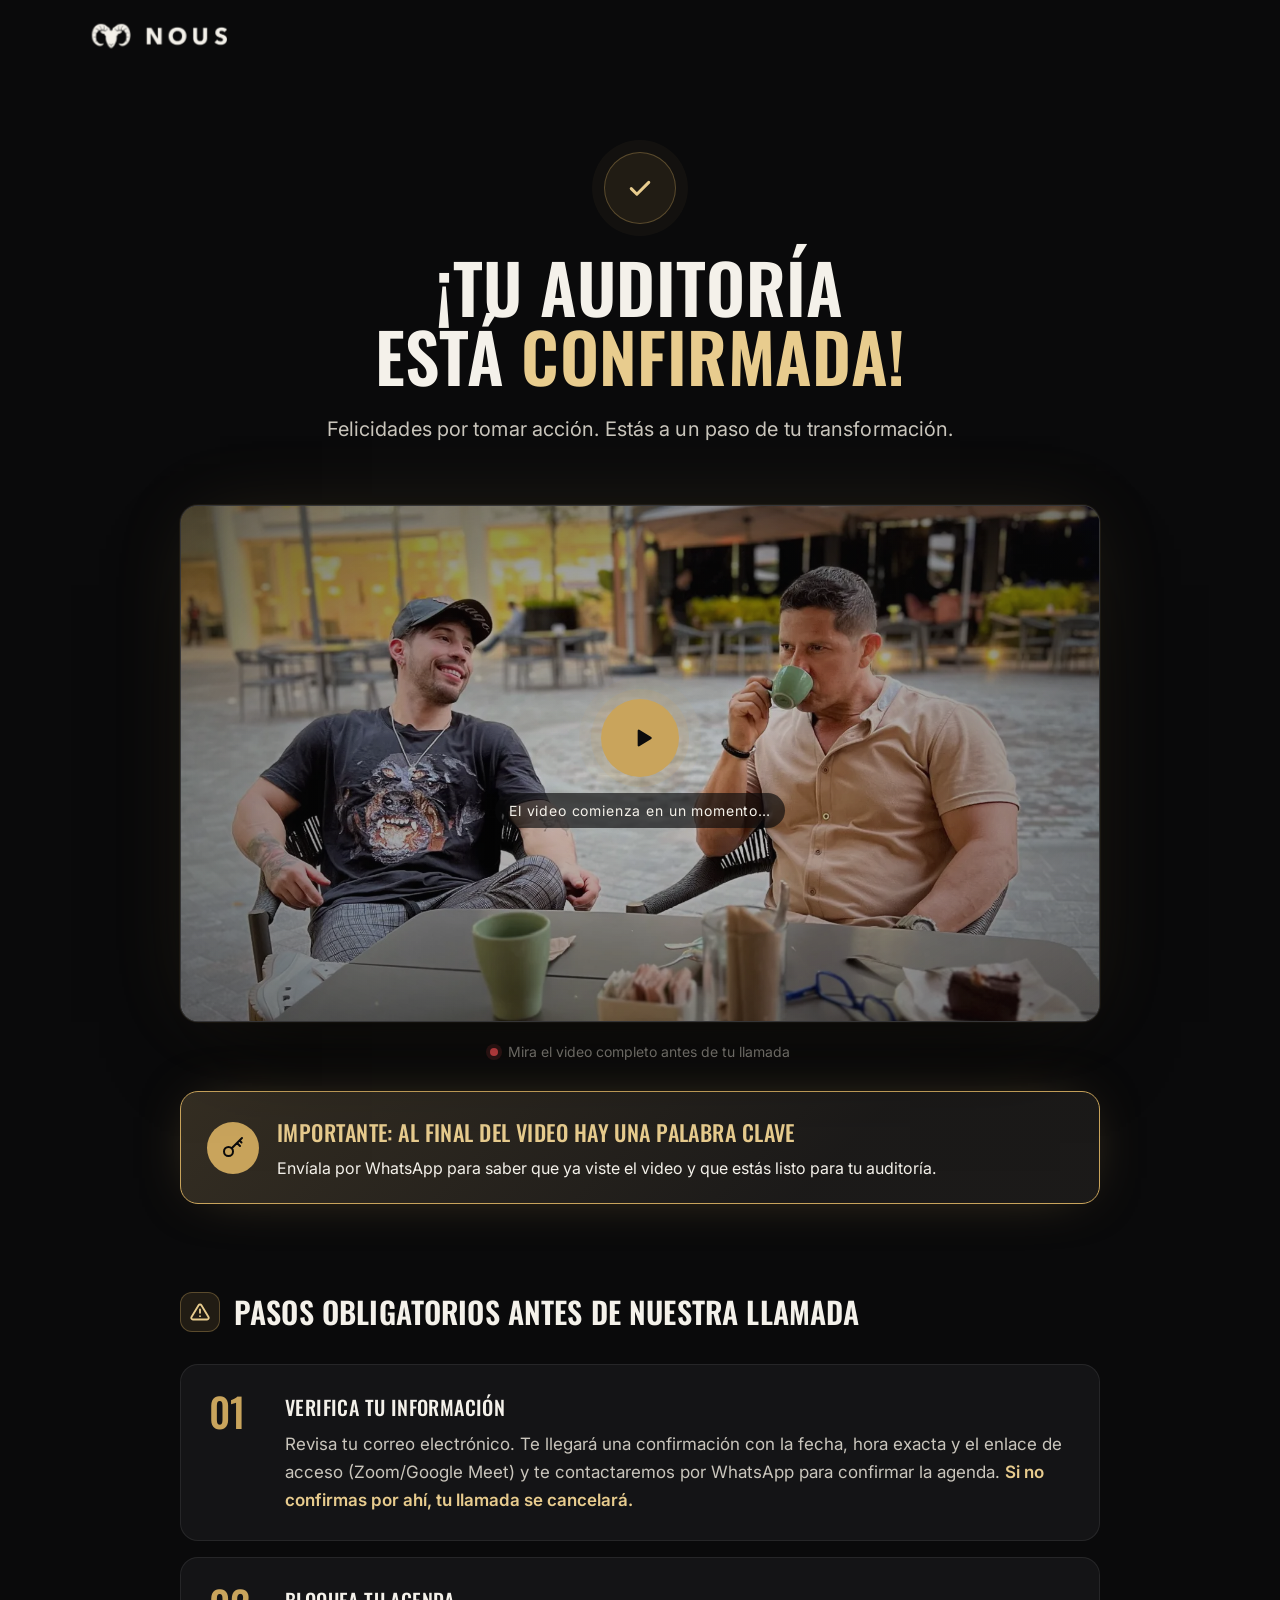
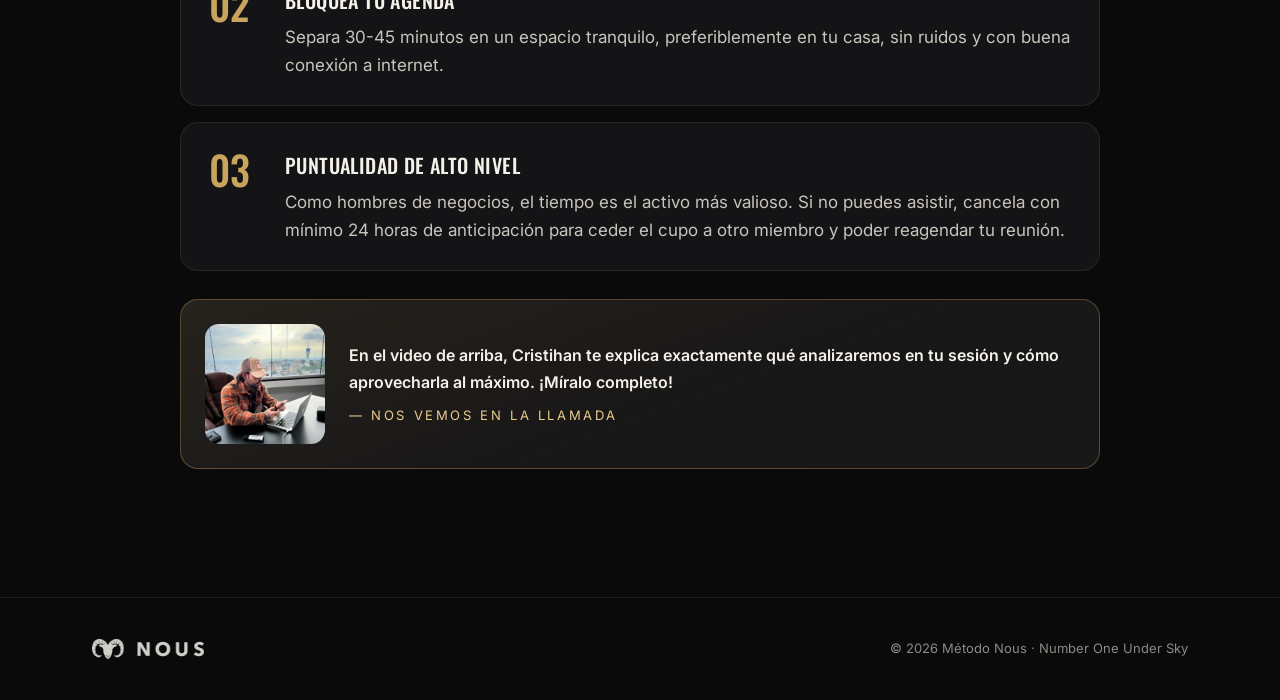
<file: gracias.html>
<!DOCTYPE html>
<html lang="es" class="no-js">
<head>
    <meta charset="UTF-8">
    <meta name="viewport" content="width=device-width, initial-scale=1.0, viewport-fit=cover">
    <title>¡Llamada Agendada con Éxito! - Método Nous</title>
    <meta name="robots" content="noindex, nofollow">
    <meta name="theme-color" content="#0a0a0b">
    <link rel="icon" type="image/png" href="assets/favicon.png">
    <link rel="apple-touch-icon" href="assets/apple-touch-icon.png">

    <link rel="preconnect" href="https://fonts.googleapis.com">
    <link rel="preconnect" href="https://fonts.gstatic.com" crossorigin>
    <link href="https://fonts.googleapis.com/css2?family=Inter:wght@400;500;600;700&family=Oswald:wght@400;500;600&display=swap" rel="stylesheet">
    <link rel="stylesheet" href="styles.css?v=20261021">
    <script>document.documentElement.classList.remove('no-js');</script>
</head>
<body>

    <nav class="nav" aria-label="Principal">
        <div class="container nav-inner">
            <a href="index.html" class="brand" aria-label="Método Nous - inicio"><img src="assets/logo-nous.png" alt="NOUS" width="600" height="107"></a>
        </div>
    </nav>

    <main class="thanks-container">
        <div class="container">
            <div class="thanks-hero">
                <span class="success-badge reveal" aria-hidden="true">
                    <svg viewBox="0 0 24 24" fill="none" stroke="currentColor" stroke-width="2.4" stroke-linecap="round" stroke-linejoin="round"><path d="M5 12.5l4.5 4.5L19 7.5"/></svg>
                </span>
                <h1 class="reveal" data-delay="1">¡Tu auditoría está <span class="gold">confirmada!</span></h1>
                <h2 class="reveal" data-delay="2"><span id="saludo">Felicidades por tomar acción.</span> Estás a un paso de tu transformación.</h2>

                <!-- Se rellena con los datos que envía Calendly al redirigir (ver script al final) -->
                <div class="cita-card reveal" id="cita" hidden>
                    <span class="cita-icon" aria-hidden="true">
                        <svg width="24" height="24" viewBox="0 0 24 24" fill="none" stroke="currentColor" stroke-width="2" stroke-linecap="round" stroke-linejoin="round"><rect x="3" y="4.5" width="18" height="16" rx="2.5"/><path d="M3 9.5h18M8 2.5v4M16 2.5v4"/></svg>
                    </span>
                    <div>
                        <span class="cita-label">Tu llamada de auditoría</span>
                        <strong id="cita-fecha"></strong>
                        <span id="cita-hora"></span>
                    </div>
                </div>

                <!-- Video de agradecimiento de Cristihan (Vimeo): pon el ID en data-vimeo-id -->
                <div class="video-container-thanks reveal" data-delay="3">
                    <div class="video-frame" data-vimeo-id="1231819901" data-ready-label="Mira este video antes de la llamada" aria-label="Video de Cristihan antes de la llamada">
                        <div class="video-placeholder is-thumb" style="--poster: url('assets/video-miniatura-gracias.webp')">
                            <span class="play-btn" aria-hidden="true">
                                <svg viewBox="0 0 24 24" fill="currentColor"><path d="M8 5.14v13.72a1 1 0 0 0 1.5.86l11-6.86a1 1 0 0 0 0-1.72l-11-6.86A1 1 0 0 0 8 5.14Z"/></svg>
                            </span>
                            <span data-video-label>Video disponible muy pronto</span>
                        </div>
                    </div>
                    <p class="watch-note"><span class="dot" aria-hidden="true"></span>Mira el video completo antes de tu llamada</p>

                    <div class="keyword-alert reveal">
                        <span class="keyword-icon" aria-hidden="true">
                            <svg viewBox="0 0 24 24" fill="none" stroke="currentColor" stroke-width="2" stroke-linecap="round" stroke-linejoin="round"><circle cx="7.5" cy="15.5" r="4.5"/><path d="M10.7 12.3 21 2M16 7l3 3M18.5 4.5l2 2"/></svg>
                        </span>
                        <div>
                            <strong>Importante: al final del video hay una palabra clave</strong>
                            <p>Envíala por WhatsApp para saber que ya viste el video y que estás listo para tu auditoría.</p>
                        </div>
                    </div>
                </div>
            </div>

            <!-- Instrucciones de preparación -->
            <section class="instructions">
                <h3 class="reveal">
                    <span class="warn" aria-hidden="true">
                        <svg viewBox="0 0 24 24" fill="none" stroke="currentColor" stroke-width="2.2" stroke-linecap="round" stroke-linejoin="round"><path d="M12 9v4M12 17h.01"/><path d="M10.3 3.9 1.8 18a2 2 0 0 0 1.7 3h17a2 2 0 0 0 1.7-3L13.7 3.9a2 2 0 0 0-3.4 0Z"/></svg>
                    </span>
                    Pasos obligatorios antes de nuestra llamada
                </h3>
                <ol class="steps">
                    <li class="reveal">
                        <div>
                            <strong>Verifica tu información</strong>
                            Revisa tu correo electrónico. Te llegará una confirmación con la fecha, hora exacta y el enlace de acceso (Zoom/Google Meet) y te contactaremos por WhatsApp para confirmar la agenda. <strong class="inline-warn">Si no confirmas por ahí, tu llamada se cancelará.</strong>
                        </div>
                    </li>
                    <li class="reveal" data-delay="1">
                        <div>
                            <strong>Bloquea tu agenda</strong>
                            Separa 30-45 minutos en un espacio tranquilo, preferiblemente en tu casa, sin ruidos y con buena conexión a internet.
                        </div>
                    </li>
                    <li class="reveal" data-delay="2">
                        <div>
                            <strong>Puntualidad de alto nivel</strong>
                            Como hombres de negocios, el tiempo es el activo más valioso. Si no puedes asistir, cancela con mínimo 24 horas de anticipación para ceder el cupo a otro miembro y poder reagendar tu reunión.
                        </div>
                    </li>
                </ol>

                <div class="callout reveal">
                    <img src="assets/cristihan-oficina.webp" alt="Cristihan preparando las sesiones de auditoría" loading="lazy" width="1200" height="1600">
                    <p>
                        <strong>En el video de arriba, Cristihan te explica exactamente qué analizaremos en tu sesión y cómo aprovecharla al máximo. ¡Míralo completo!</strong>
                        <span class="sign">— Nos vemos en la llamada</span>
                    </p>
                </div>
            </section>
        </div>
    </main>

    <footer class="footer">
        <div class="container">
            <span class="brand brand-footer"><img src="assets/logo-nous.png" alt="NOUS" width="600" height="107"></span>
            <span>© <span id="year">2026</span> Método Nous · Number One Under Sky</span>
        </div>
    </footer>

    <script src="main.js?v=20261021" defer></script>
    <script>document.getElementById('year').textContent = new Date().getFullYear();</script>
    <script>
        // Datos que Calendly agrega a la URL ("Pasar los datos del evento a su página redirigida")
        (function () {
            var q = new URLSearchParams(window.location.search);
            var nombre = (q.get('invitee_first_name') || (q.get('invitee_full_name') || '').split(' ')[0] || '').trim();
            if (nombre) {
                document.getElementById('saludo').textContent = '¡Felicidades por tomar acción, ' + nombre + '!';
            }

            var inicio = q.get('event_start_time');
            var fecha = inicio ? new Date(inicio) : null;
            if (fecha && !isNaN(fecha)) {
                var dia = new Intl.DateTimeFormat('es', { weekday: 'long', day: 'numeric', month: 'long' }).format(fecha);
                var hora = new Intl.DateTimeFormat('es', { hour: 'numeric', minute: '2-digit', timeZoneName: 'short' }).format(fecha);
                var coach = (q.get('assigned_to') || '').trim();
                document.getElementById('cita-fecha').textContent = dia.charAt(0).toUpperCase() + dia.slice(1);
                document.getElementById('cita-hora').textContent = hora + (coach ? ' · con ' + coach : '');
                document.getElementById('cita').hidden = false;
            }
        })();
    </script>
</body>
</html>
</file>
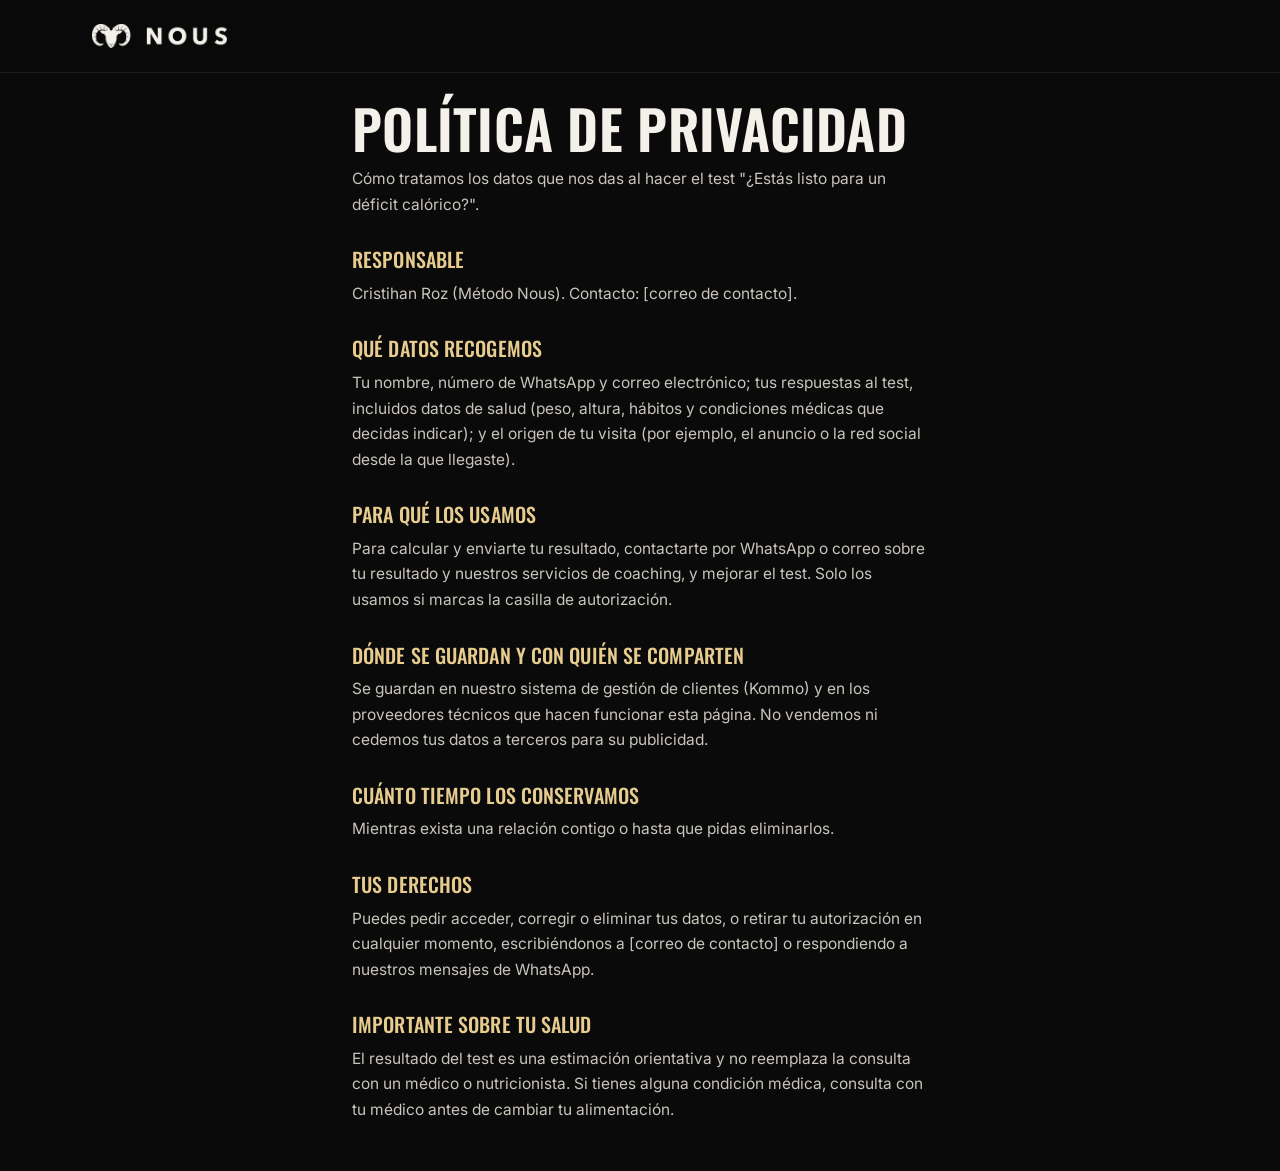
<file: test/privacidad.html>
<!DOCTYPE html>
<html lang="es">
<head>
    <meta charset="UTF-8">
    <meta name="viewport" content="width=device-width, initial-scale=1.0, viewport-fit=cover">
    <title>Política de privacidad - Método Nous</title>
    <meta name="robots" content="noindex">
    <meta name="theme-color" content="#0a0a0b">
    <link rel="icon" type="image/png" href="/assets/favicon.png">
    <link rel="preconnect" href="https://fonts.googleapis.com">
    <link rel="preconnect" href="https://fonts.gstatic.com" crossorigin>
    <link href="https://fonts.googleapis.com/css2?family=Inter:wght@400;500;600;700&family=Oswald:wght@400;500;600&display=swap" rel="stylesheet">
    <link rel="stylesheet" href="/styles.css?v=20261023">
    <link rel="stylesheet" href="/test/test.css?v=20261023">
</head>
<body class="quiz-page">
    <!-- BORRADOR: revisar con un abogado antes de publicar el test (datos de salud, LOPDP Ecuador).
         Completar [correo de contacto]. -->
    <nav class="nav is-scrolled" aria-label="Principal">
        <div class="container nav-inner">
            <a href="/" class="brand" aria-label="Método Nous - inicio"><img src="/assets/logo-nous.png" alt="NOUS" width="600" height="107"></a>
        </div>
    </nav>
    <main class="quiz legal">
        <h1 class="quiz-title">Política de privacidad</h1>
        <p class="quiz-lead">Cómo tratamos los datos que nos das al hacer el test "¿Estás listo para un déficit calórico?".</p>

        <h2>Responsable</h2>
        <p>Cristihan Roz (Método Nous). Contacto: [correo de contacto].</p>

        <h2>Qué datos recogemos</h2>
        <p>Tu nombre, número de WhatsApp y correo electrónico; tus respuestas al test, incluidos datos de salud (peso, altura, hábitos y condiciones médicas que decidas indicar); y el origen de tu visita (por ejemplo, el anuncio o la red social desde la que llegaste).</p>

        <h2>Para qué los usamos</h2>
        <p>Para calcular y enviarte tu resultado, contactarte por WhatsApp o correo sobre tu resultado y nuestros servicios de coaching, y mejorar el test. Solo los usamos si marcas la casilla de autorización.</p>

        <h2>Dónde se guardan y con quién se comparten</h2>
        <p>Se guardan en nuestro sistema de gestión de clientes (Kommo) y en los proveedores técnicos que hacen funcionar esta página. No vendemos ni cedemos tus datos a terceros para su publicidad.</p>

        <h2>Cuánto tiempo los conservamos</h2>
        <p>Mientras exista una relación contigo o hasta que pidas eliminarlos.</p>

        <h2>Tus derechos</h2>
        <p>Puedes pedir acceder, corregir o eliminar tus datos, o retirar tu autorización en cualquier momento, escribiéndonos a [correo de contacto] o respondiendo a nuestros mensajes de WhatsApp.</p>

        <h2>Importante sobre tu salud</h2>
        <p>El resultado del test es una estimación orientativa y no reemplaza la consulta con un médico o nutricionista. Si tienes alguna condición médica, consulta con tu médico antes de cambiar tu alimentación.</p>
    </main>
</body>
</html>
</file>
<file: styles.css>
/* ==========================================================================
   MÉTODO NOUS — Dark premium
   ========================================================================== */

:root {
  --bg: #0a0a0b;
  --bg-2: #0f0f11;
  --surface: #141416;
  --surface-2: #1b1b1e;
  --line: rgba(255, 255, 255, 0.08);
  --line-strong: rgba(255, 255, 255, 0.14);

  --text: #f4f1ea;
  --text-2: #c9c5bc;
  --muted: #8d8a84;

  --gold: #c9a45c;
  --gold-2: #e8cc8e;
  --gold-soft: rgba(201, 164, 92, 0.12);
  --gold-line: rgba(201, 164, 92, 0.35);

  --font-display: "Oswald", "Arial Narrow", sans-serif;
  --font-body: "Inter", system-ui, -apple-system, "Segoe UI", sans-serif;

  --radius: 18px;
  --radius-sm: 12px;
  --container: 1160px;
  --gutter: clamp(16px, 4vw, 32px);
  --section-y: clamp(72px, 10vw, 128px);

  --ease: cubic-bezier(0.22, 1, 0.36, 1);
  color-scheme: dark;
}

/* ---------- Base ---------- */
*,
*::before,
*::after { box-sizing: border-box; }

html { scroll-behavior: smooth; -webkit-text-size-adjust: 100%; }

body {
  margin: 0;
  background: var(--bg);
  color: var(--text);
  font-family: var(--font-body);
  font-size: 17px;
  line-height: 1.65;
  -webkit-font-smoothing: antialiased;
  overflow-x: hidden;
}

img { display: block; max-width: 100%; height: auto; }

a { color: inherit; }

h1, h2, h3, h4 {
  margin: 0;
  font-family: var(--font-display);
  font-weight: 600;
  line-height: 1.08;
  letter-spacing: 0.005em;
  text-transform: uppercase;
  text-wrap: balance;
}

p { margin: 0; text-wrap: pretty; }

::selection { background: var(--gold); color: #0a0a0b; }

:focus-visible { outline: 2px solid var(--gold-2); outline-offset: 3px; border-radius: 6px; }

.container {
  width: 100%;
  max-width: var(--container);
  margin-inline: auto;
  padding-inline: var(--gutter);
}

.section { padding-block: var(--section-y); position: relative; }

.section-head { max-width: 760px; margin-bottom: clamp(40px, 6vw, 64px); }
.section-head.center { margin-inline: auto; text-align: center; }

.section-title { font-size: clamp(30px, 4.6vw, 52px); }

.section-lead { margin-top: 18px; color: var(--text-2); font-size: clamp(16px, 1.6vw, 19px); }

.eyebrow {
  display: inline-flex;
  align-items: center;
  gap: 12px;
  margin-bottom: 20px;
  color: var(--gold);
  font-family: var(--font-body);
  font-size: 12px;
  font-weight: 600;
  letter-spacing: 0.28em;
  text-transform: uppercase;
}
.eyebrow::before { content: ""; width: 28px; height: 1px; background: currentColor; }
.center .eyebrow::after { content: ""; width: 28px; height: 1px; background: currentColor; }

.gold { color: var(--gold-2); }

/* ---------- Buttons ---------- */
.btn-cta {
  --shine: -120%;
  position: relative;
  display: inline-flex;
  align-items: center;
  justify-content: center;
  gap: 12px;
  min-height: 58px;
  padding: 16px 34px;
  border-radius: 999px;
  background: linear-gradient(135deg, var(--gold-2) 0%, var(--gold) 55%, #a8843f 100%);
  color: #0b0b0c;
  font-family: var(--font-body);
  font-size: 15px;
  font-weight: 700;
  letter-spacing: 0.08em;
  text-transform: uppercase;
  text-decoration: none;
  text-align: center;
  overflow: hidden;
  box-shadow: 0 10px 40px -10px rgba(201, 164, 92, 0.55), inset 0 1px 0 rgba(255, 255, 255, 0.4);
  transition: transform 0.35s var(--ease), box-shadow 0.35s var(--ease);
}
.btn-cta::after {
  content: "";
  position: absolute;
  inset: 0;
  background: linear-gradient(110deg, transparent 30%, rgba(255, 255, 255, 0.45) 50%, transparent 70%);
  transform: translateX(var(--shine));
  transition: transform 0.9s var(--ease);
}
.btn-cta:hover { transform: translateY(-2px); box-shadow: 0 16px 50px -12px rgba(201, 164, 92, 0.75), inset 0 1px 0 rgba(255, 255, 255, 0.4); }
.btn-cta:hover::after { --shine: 120%; }
.btn-cta svg { width: 18px; height: 18px; flex: none; transition: transform 0.35s var(--ease); }
.btn-cta:hover svg { transform: translateX(4px); }

.btn-ghost {
  display: inline-flex;
  align-items: center;
  min-height: 42px;
  padding: 10px 20px;
  border: 1px solid var(--gold-line);
  border-radius: 999px;
  color: var(--gold-2);
  font-size: 13px;
  font-weight: 600;
  letter-spacing: 0.08em;
  text-transform: uppercase;
  text-decoration: none;
  transition: background 0.3s var(--ease), color 0.3s var(--ease);
}
.btn-ghost:hover { background: var(--gold); color: #0b0b0c; }

/* ---------- Nav ---------- */
.nav {
  position: fixed;
  inset: 0 0 auto;
  z-index: 50;
  transition: background 0.4s var(--ease), border-color 0.4s var(--ease), backdrop-filter 0.4s;
  border-bottom: 1px solid transparent;
}
.nav.is-scrolled {
  background: rgba(10, 10, 11, 0.78);
  backdrop-filter: blur(14px) saturate(140%);
  -webkit-backdrop-filter: blur(14px) saturate(140%);
  border-color: var(--line);
}
.nav-inner { display: flex; align-items: center; justify-content: space-between; height: 72px; }

.brand {
  display: inline-flex;
  align-items: center;
  gap: 10px;
  font-family: var(--font-display);
  font-size: 20px;
  font-weight: 600;
  letter-spacing: 0.22em;
  text-decoration: none;
  text-transform: uppercase;
}
.brand img { width: auto; height: 24px; }
.brand-footer img { height: 20px; opacity: 0.85; }

.hero-mark { display: block; width: 64px; height: auto; margin: 0 auto 22px; opacity: 0.9; }

.brand-mark {
  display: grid;
  place-items: center;
  width: 34px;
  height: 34px;
  border: 1px solid var(--gold-line);
  border-radius: 50%;
  color: var(--gold);
  font-size: 15px;
  letter-spacing: 0;
}

/* ---------- Hero ---------- */
.hero {
  position: relative;
  padding: calc(72px + clamp(48px, 8vw, 96px)) 0 var(--section-y);
  text-align: center;
  isolation: isolate;
  overflow: hidden;
}
.hero-bg {
  position: absolute;
  inset: 0;
  z-index: -2;
  background: url("assets/cristihan-gym.webp") center 20% / cover no-repeat;
  opacity: 0.22;
  filter: grayscale(0.4) contrast(1.05);
}
.hero::before {
  content: "";
  position: absolute;
  inset: 0;
  z-index: -1;
  background:
    radial-gradient(ellipse 70% 50% at 50% 0%, rgba(201, 164, 92, 0.16), transparent 70%),
    linear-gradient(180deg, rgba(10, 10, 11, 0.55) 0%, rgba(10, 10, 11, 0.85) 45%, var(--bg) 100%);
}

.hero h1 {
  display: inline-flex;
  align-items: center;
  gap: 14px;
  margin-bottom: 28px;
  color: var(--gold);
  font-family: var(--font-body);
  font-size: 13px;
  font-weight: 600;
  letter-spacing: 0.4em;
}
.hero h1::before,
.hero h1::after { content: ""; width: 36px; height: 1px; background: var(--gold-line); }

.hero h2 {
  max-width: 980px;
  margin-inline: auto;
  font-size: clamp(34px, 6vw, 72px);
  line-height: 1.02;
}
.hero h2 em { font-style: normal; color: var(--gold-2); }

.hero-sub {
  max-width: 640px;
  margin: 24px auto 0;
  color: var(--text-2);
  font-size: clamp(16px, 1.8vw, 20px);
}

.hero-video { max-width: 920px; margin: clamp(40px, 6vw, 64px) auto 0; }

.hero .sub-cta {
  max-width: 680px;
  margin: clamp(40px, 6vw, 56px) auto 0;
  font-family: var(--font-display);
  font-size: clamp(20px, 2.6vw, 28px);
  font-weight: 500;
  line-height: 1.2;
  text-transform: uppercase;
}
.hero .sub-cta-note { margin-top: 10px; color: var(--muted); }
.hero .btn-cta { margin-top: 30px; }

.form-hint {
  display: inline-flex;
  align-items: center;
  gap: 8px;
  margin-top: 18px;
  color: var(--muted);
  font-size: 13px;
  font-weight: 500;
  letter-spacing: 0.14em;
  text-transform: uppercase;
}
.form-hint svg { width: 14px; height: 14px; color: var(--gold); animation: nudge 1.8s var(--ease) infinite; }
@keyframes nudge { 0%, 100% { transform: translateY(0); } 50% { transform: translateY(4px); } }

.trust-row {
  display: flex;
  flex-wrap: wrap;
  justify-content: center;
  gap: 12px 32px;
  margin-top: 44px;
  color: var(--muted);
  font-size: 13px;
  letter-spacing: 0.06em;
}
.trust-row span { display: inline-flex; align-items: center; gap: 8px; }
.trust-row span::before { content: ""; width: 5px; height: 5px; border-radius: 50%; background: var(--gold); }

/* ---------- Video frame ---------- */
.video-frame {
  position: relative;
  aspect-ratio: 16 / 9;
  border-radius: var(--radius);
  overflow: hidden;
  background: var(--surface);
  border: 1px solid var(--line-strong);
  box-shadow: 0 40px 100px -40px rgba(0, 0, 0, 0.9), 0 0 0 1px rgba(201, 164, 92, 0.08), 0 0 80px -20px rgba(201, 164, 92, 0.18);
}
.video-frame iframe { position: absolute; inset: 0; width: 100%; height: 100%; border: 0; }

.unmute-btn {
  position: absolute;
  top: 50%;
  left: 50%;
  z-index: 2;
  display: inline-flex;
  align-items: center;
  gap: 10px;
  padding: 14px 22px;
  border: 0;
  border-radius: 999px;
  background: var(--gold);
  color: #0b0b0c;
  font-family: var(--font-body);
  font-size: 15px;
  font-weight: 700;
  letter-spacing: 0.02em;
  white-space: nowrap;
  cursor: pointer;
  transform: translate(-50%, -50%);
  box-shadow: 0 0 0 10px rgba(201, 164, 92, 0.18), 0 20px 50px -10px rgba(0, 0, 0, 0.8);
  animation: unmute-pulse 1.8s var(--ease) infinite;
}
.unmute-btn svg { flex: none; }
@keyframes unmute-pulse {
  0%, 100% { box-shadow: 0 0 0 8px rgba(201, 164, 92, 0.2), 0 20px 50px -10px rgba(0, 0, 0, 0.8); }
  50% { box-shadow: 0 0 0 16px rgba(201, 164, 92, 0.08), 0 20px 50px -10px rgba(0, 0, 0, 0.8); }
}
@media (max-width: 720px) { .unmute-btn { padding: 12px 18px; font-size: 14px; } }


.video-placeholder {
  position: absolute;
  inset: 0;
  display: grid;
  place-content: center;
  justify-items: center;
  gap: 16px;
  padding: 24px;
  color: var(--text-2);
  font-size: 14px;
  letter-spacing: 0.06em;
  text-align: center;
  background:
    linear-gradient(180deg, rgba(10, 10, 11, 0.2), rgba(10, 10, 11, 0.85)),
    var(--poster, none) center 25% / cover no-repeat,
    var(--surface);
}
.video-placeholder.is-thumb {
  background:
    radial-gradient(ellipse at center, rgba(10, 10, 11, 0.15), rgba(10, 10, 11, 0.6)),
    var(--poster) center / cover no-repeat,
    var(--surface);
}
.video-placeholder.is-thumb [data-video-label] { padding: 6px 14px; border-radius: 999px; background: rgba(10, 10, 11, 0.65); color: var(--text); }
.play-btn {
  display: grid;
  place-items: center;
  width: 78px;
  height: 78px;
  border-radius: 50%;
  background: var(--gold);
  color: #0b0b0c;
  box-shadow: 0 0 0 10px rgba(201, 164, 92, 0.15), 0 0 0 22px rgba(201, 164, 92, 0.06);
  animation: pulse 2.6s var(--ease) infinite;
}
.play-btn svg { width: 26px; height: 26px; margin-left: 4px; }
@keyframes pulse {
  0%, 100% { box-shadow: 0 0 0 10px rgba(201, 164, 92, 0.15), 0 0 0 22px rgba(201, 164, 92, 0.06); }
  50% { box-shadow: 0 0 0 14px rgba(201, 164, 92, 0.1), 0 0 0 30px rgba(201, 164, 92, 0.03); }
}

/* ---------- Qualification ---------- */
.qualification { background: var(--bg-2); border-block: 1px solid var(--line); }

.split {
  display: grid;
  grid-template-columns: minmax(0, 0.9fr) minmax(0, 1.1fr);
  gap: clamp(40px, 6vw, 88px);
  align-items: center;
}

.portrait {
  position: relative;
  border-radius: var(--radius);
  overflow: hidden;
  aspect-ratio: 4 / 5;
  background: var(--surface);
}
.portrait img { width: 100%; height: 100%; object-fit: cover; }
.portrait::after {
  content: "";
  position: absolute;
  inset: 0;
  border-radius: inherit;
  box-shadow: inset 0 0 0 1px var(--line-strong);
  background: linear-gradient(180deg, transparent 55%, rgba(10, 10, 11, 0.75));
}
.portrait-tag {
  position: absolute;
  left: 20px;
  right: 20px;
  bottom: 20px;
  z-index: 1;
  display: flex;
  justify-content: space-between;
  align-items: flex-end;
  gap: 12px;
}
.portrait-tag strong { display: block; font-family: var(--font-display); font-size: 22px; font-weight: 500; letter-spacing: 0.04em; text-transform: uppercase; }
.portrait-tag span { color: var(--gold-2); font-size: 12px; letter-spacing: 0.2em; text-transform: uppercase; }

.qualification h3 { font-size: clamp(28px, 3.8vw, 44px); }

.check-list { list-style: none; margin: 36px 0 0; padding: 0; display: grid; gap: 14px; }
.check-list li {
  position: relative;
  padding: 18px 20px 18px 62px;
  border: 1px solid var(--line);
  border-radius: var(--radius-sm);
  background: linear-gradient(180deg, rgba(255, 255, 255, 0.025), rgba(255, 255, 255, 0.01));
  color: var(--text-2);
  transition: border-color 0.3s var(--ease), background 0.3s var(--ease), transform 0.3s var(--ease);
}
.check-list li:hover { border-color: var(--gold-line); background: var(--gold-soft); transform: translateX(4px); }
.check-list li::before {
  content: "";
  position: absolute;
  left: 20px;
  top: 19px;
  width: 26px;
  height: 26px;
  border-radius: 50%;
  background: var(--gold-soft);
  border: 1px solid var(--gold-line);
}
.check-list li::after {
  content: "";
  position: absolute;
  left: 29px;
  top: 25px;
  width: 7px;
  height: 12px;
  border: solid var(--gold-2);
  border-width: 0 2px 2px 0;
  transform: rotate(45deg);
}

/* ---------- Results ---------- */
.grid-casos {
  display: grid;
  grid-template-columns: repeat(2, minmax(0, 1fr));
  align-items: start;
  gap: clamp(16px, 2.2vw, 28px);
}

.caso-card {
  display: flex;
  flex-direction: column;
  border: 1px solid var(--line);
  border-radius: var(--radius);
  background: var(--surface);
  overflow: hidden;
  transition: transform 0.45s var(--ease), border-color 0.45s var(--ease), box-shadow 0.45s var(--ease);
}
.caso-card:last-child:nth-child(odd) {
  grid-column: 1 / -1;
  justify-self: center;
  width: calc(50% - clamp(16px, 2.2vw, 28px) / 2);
}
.caso-card:hover {
  transform: translateY(-6px);
  border-color: var(--gold-line);
  box-shadow: 0 30px 60px -30px rgba(0, 0, 0, 0.9), 0 0 50px -25px rgba(201, 164, 92, 0.35);
}

.caso-media {
  position: relative;
  min-height: 220px;
  background:
    repeating-linear-gradient(135deg, rgba(255, 255, 255, 0.02) 0 12px, transparent 12px 24px),
    var(--surface-2);
  overflow: hidden;
}
.caso-media img { position: relative; z-index: 1; width: 100%; height: auto; transition: transform 0.8s var(--ease); }
.caso-card:hover .caso-media img { transform: scale(1.04); }
.caso-media::before {
  content: attr(data-label);
  position: absolute;
  inset: 0;
  display: grid;
  place-items: center;
  color: var(--muted);
  font-size: 12px;
  letter-spacing: 0.24em;
  text-transform: uppercase;
}

.caso-badge {
  position: absolute;
  top: 14px;
  left: 14px;
  z-index: 2;
  padding: 6px 12px;
  border-radius: 999px;
  background: rgba(10, 10, 11, 0.72);
  backdrop-filter: blur(8px);
  -webkit-backdrop-filter: blur(8px);
  border: 1px solid var(--gold-line);
  color: var(--gold-2);
  font-size: 11px;
  font-weight: 600;
  letter-spacing: 0.16em;
  text-transform: uppercase;
}

.caso-body { display: flex; flex-direction: column; gap: 14px; padding: 24px 24px 28px; flex: 1; }
.caso-body h4 { font-size: 21px; font-weight: 500; line-height: 1.2; }
.caso-body p { color: var(--text-2); font-size: 15px; line-height: 1.6; }
.caso-body blockquote {
  margin: auto 0 0;
  padding: 14px 0 0 16px;
  border-left: 2px solid var(--gold);
  color: var(--text);
  font-size: 15px;
  font-style: italic;
  line-height: 1.6;
}

.section-cta { margin-top: clamp(48px, 6vw, 72px); text-align: center; }

/* ---------- Video testimonials ---------- */
.video-testimonials { background: var(--bg-2); border-block: 1px solid var(--line); }
.video-grid-placeholder { display: grid; grid-template-columns: repeat(2, minmax(0, 1fr)); gap: clamp(16px, 2.2vw, 28px); }
.video-box {
  position: relative;
  aspect-ratio: 16 / 9;
  display: grid;
  place-content: center;
  justify-items: center;
  gap: 14px;
  border: 1px dashed var(--line-strong);
  border-radius: var(--radius);
  background: radial-gradient(circle at 50% 40%, rgba(201, 164, 92, 0.08), transparent 60%), var(--surface);
  color: var(--muted);
  font-size: 13px;
  letter-spacing: 0.18em;
  text-transform: uppercase;
  overflow: hidden;
}
.video-box iframe { position: absolute; inset: 0; width: 100%; height: 100%; border: 0; }
.video-box .play-btn { width: 60px; height: 60px; background: transparent; border: 1px solid var(--gold-line); color: var(--gold); box-shadow: none; animation: none; }
.video-box .play-btn svg { width: 20px; height: 20px; }

/* ---------- Pilares ---------- */
.pilares { background: var(--bg); }

.pilares-grid {
  display: grid;
  grid-template-columns: minmax(0, 0.8fr) minmax(0, 1.2fr);
  gap: clamp(28px, 4vw, 56px);
  align-items: start;
}

.pilares-photo {
  position: sticky;
  top: 100px;
  margin: 0;
  border-radius: var(--radius);
  overflow: hidden;
  aspect-ratio: 4 / 5;
  background: var(--surface);
}
.pilares-photo img { width: 100%; height: 100%; object-fit: cover; object-position: 35% center; }
.pilares-photo::after {
  content: "";
  position: absolute;
  inset: 0;
  border-radius: inherit;
  box-shadow: inset 0 0 0 1px var(--line-strong);
  background: linear-gradient(180deg, transparent 50%, rgba(10, 10, 11, 0.9));
}
.pilares-photo figcaption { position: absolute; left: 24px; right: 24px; bottom: 24px; z-index: 1; }
.pilares-photo figcaption strong { display: block; font-family: var(--font-display); font-size: 24px; font-weight: 500; text-transform: uppercase; }
.pilares-photo figcaption span { display: block; margin-top: 6px; color: var(--text-2); font-size: 15px; line-height: 1.5; }

.pilares-list { display: grid; gap: 18px; }

.pilar {
  display: grid;
  grid-template-columns: 132px 1fr;
  border: 1px solid var(--line);
  border-radius: var(--radius);
  background: var(--surface);
  overflow: hidden;
  transition: border-color 0.4s var(--ease), transform 0.4s var(--ease), box-shadow 0.4s var(--ease);
}
.pilar:hover { border-color: var(--gold-line); transform: translateY(-4px); box-shadow: 0 30px 60px -30px rgba(0, 0, 0, 0.9), 0 0 50px -25px rgba(201, 164, 92, 0.3); }

.pilar-num {
  display: flex;
  flex-direction: column;
  align-items: center;
  padding: 30px 12px;
  border-right: 1px solid var(--gold-line);
  background: linear-gradient(180deg, rgba(201, 164, 92, 0.14), rgba(201, 164, 92, 0.03));
}
.pilar-num span {
  background: linear-gradient(180deg, var(--gold-2), var(--gold));
  -webkit-background-clip: text;
  background-clip: text;
  color: transparent;
  font-family: var(--font-display);
  font-size: 52px;
  font-weight: 600;
  line-height: 1;
}
.pilar-num small { margin-top: 10px; color: var(--muted); font-size: 11px; font-weight: 600; letter-spacing: 0.28em; text-transform: uppercase; }

.pilar-body { padding: 28px 30px 30px; }
.pilar-body h4 { font-size: clamp(22px, 2.4vw, 28px); font-weight: 500; }
.pilar-body .pilar-sub { margin-top: 6px; color: var(--gold-2); font-size: 14px; font-weight: 600; letter-spacing: 0.06em; }
.pilar-body p:not(.pilar-sub) { margin-top: 14px; color: var(--text-2); font-size: 15.5px; line-height: 1.65; }
.pilar-body ul { display: grid; gap: 8px; margin: 18px 0 0; padding: 18px 0 0; border-top: 1px solid var(--line); list-style: none; }
.pilar-body li { display: flex; align-items: center; gap: 10px; color: var(--text); font-size: 15px; }
.pilar-body li svg { flex: none; width: 16px; height: 16px; color: var(--gold); }

/* ---------- Booking ---------- */
.booking-zone { background: radial-gradient(ellipse 60% 40% at 50% 0%, rgba(201, 164, 92, 0.1), transparent 70%), var(--bg); scroll-margin-top: 72px; }
.booking-zone h3 { font-size: clamp(28px, 4vw, 48px); }
.booking-zone .booking-title { font-size: clamp(18px, 5.9vw, 46px); }

.booking-card {
  max-width: 1040px;
  margin-inline: auto;
  padding: clamp(8px, 1.4vw, 16px);
  border: 1px solid var(--line-strong);
  border-radius: calc(var(--radius) + 6px);
  background: var(--surface);
  box-shadow: 0 50px 120px -50px rgba(0, 0, 0, 0.95), 0 0 0 1px rgba(201, 164, 92, 0.06);
}
.booking-card #calendly-inline-widget { border-radius: var(--radius); overflow: hidden; background: var(--surface); }

.booking-perks {
  display: flex;
  flex-wrap: wrap;
  justify-content: center;
  gap: 10px;
  margin: 28px 0 0;
  padding: 0;
  list-style: none;
}
.booking-perks li {
  padding: 8px 16px;
  border: 1px solid var(--line-strong);
  border-radius: 999px;
  color: var(--text-2);
  font-size: 13px;
}
.booking-perks li b { color: var(--gold-2); font-weight: 600; }

/* ---------- Footer ---------- */
.footer { padding: 40px 0 calc(40px + env(safe-area-inset-bottom)); border-top: 1px solid var(--line); color: var(--muted); font-size: 13px; }
.footer .container { display: flex; flex-wrap: wrap; justify-content: space-between; align-items: center; gap: 16px; }
.footer .brand { font-size: 16px; }

/* ---------- Mobile sticky CTA ---------- */
.sticky-cta {
  position: fixed;
  left: 12px;
  right: 12px;
  bottom: calc(88px + env(safe-area-inset-bottom));
  z-index: 60;
  display: none;
  opacity: 0;
  pointer-events: none;
  transform: translateY(24px);
  transition: transform 0.45s var(--ease), opacity 0.35s var(--ease);
}
.sticky-cta .btn-cta { width: 100%; min-height: 54px; font-size: 14px; }
.sticky-cta.is-visible { opacity: 1; pointer-events: auto; transform: translateY(0); }

/* ---------- Reveal ---------- */
.reveal { opacity: 0; transform: translateY(28px); transition: opacity 0.9s var(--ease), transform 0.9s var(--ease); }
.reveal.is-in { opacity: 1; transform: none; }
.reveal[data-delay="1"] { transition-delay: 0.08s; }
.reveal[data-delay="2"] { transition-delay: 0.16s; }
.reveal[data-delay="3"] { transition-delay: 0.24s; }
.no-js .reveal { opacity: 1; transform: none; }

/* ==========================================================================
   Thanks page
   ========================================================================== */
.thanks-container { padding: calc(72px + clamp(40px, 7vw, 80px)) 0 var(--section-y); }
.thanks-hero { text-align: center; }

.success-badge {
  display: inline-grid;
  place-items: center;
  width: 72px;
  height: 72px;
  margin-bottom: 28px;
  border-radius: 50%;
  background: var(--gold-soft);
  border: 1px solid var(--gold-line);
  color: var(--gold-2);
  box-shadow: 0 0 0 12px rgba(201, 164, 92, 0.05);
}
.success-badge svg { width: 30px; height: 30px; }

.thanks-container h1 { max-width: 900px; margin-inline: auto; font-size: clamp(36px, 6vw, 68px); line-height: 1.02; }
.thanks-container h2 {
  max-width: 640px;
  margin: 22px auto 0;
  color: var(--text-2);
  font-family: var(--font-body);
  font-size: clamp(16px, 1.8vw, 20px);
  font-weight: 400;
  line-height: 1.6;
  text-transform: none;
}

.cita-card {
  display: inline-flex;
  align-items: center;
  gap: 16px;
  margin-top: 28px;
  padding: 16px 24px 16px 16px;
  border: 1px solid var(--gold-line);
  border-radius: var(--radius);
  background: var(--surface);
  text-align: left;
}
.cita-card[hidden] { display: none; }
.cita-icon { display: grid; place-items: center; flex: none; width: 48px; height: 48px; border-radius: 12px; background: var(--gold-soft); color: var(--gold-2); }
.cita-icon svg { width: 24px; height: 24px; }
.cita-label { display: block; color: var(--muted); font-size: 11px; font-weight: 600; letter-spacing: 0.2em; text-transform: uppercase; }
.cita-card strong { display: block; margin-top: 2px; line-height: 1.15; font-family: var(--font-display); font-size: 22px; font-weight: 500; text-transform: uppercase; }
.cita-card #cita-hora { display: block; color: var(--gold-2); font-size: 15px; }

.video-container-thanks { max-width: 920px; margin: clamp(40px, 6vw, 60px) auto 0; }

.watch-note {
  display: flex;
  align-items: center;
  justify-content: center;
  gap: 10px;
  margin-top: 18px;
  color: var(--muted);
  font-size: 14px;
}
.watch-note .dot { width: 8px; height: 8px; border-radius: 50%; background: #e5484d; box-shadow: 0 0 0 4px rgba(229, 72, 77, 0.18); }

.keyword-alert {
  display: flex;
  align-items: center;
  gap: 18px;
  margin-top: 28px;
  padding: 22px 26px;
  border: 1px solid var(--gold);
  border-radius: var(--radius);
  background: linear-gradient(135deg, rgba(201, 164, 92, 0.18), rgba(201, 164, 92, 0.04) 70%), var(--surface);
  box-shadow: 0 0 60px -25px rgba(201, 164, 92, 0.55);
  text-align: left;
}
.keyword-icon {
  display: grid;
  place-items: center;
  flex: none;
  width: 52px;
  height: 52px;
  border-radius: 50%;
  background: var(--gold);
  color: #0b0b0c;
}
.keyword-icon svg { width: 24px; height: 24px; }
.keyword-alert strong { display: block; color: var(--gold-2); font-family: var(--font-display); font-size: clamp(18px, 2.2vw, 22px); font-weight: 500; letter-spacing: 0.02em; text-transform: uppercase; }
.keyword-alert p { margin-top: 4px; color: var(--text); font-size: 16px; }

.instructions { max-width: 920px; margin: clamp(56px, 8vw, 88px) auto 0; }
.instructions h3 {
  display: flex;
  align-items: center;
  gap: 14px;
  font-size: clamp(22px, 2.8vw, 30px);
}
.instructions h3 .warn {
  display: grid;
  place-items: center;
  flex: none;
  width: 40px;
  height: 40px;
  border-radius: 12px;
  background: var(--gold-soft);
  border: 1px solid var(--gold-line);
  color: var(--gold-2);
}
.instructions h3 .warn svg { width: 20px; height: 20px; }

.steps { list-style: none; counter-reset: step; margin: 32px 0 0; padding: 0; display: grid; gap: 16px; }
.steps li {
  counter-increment: step;
  position: relative;
  display: grid;
  grid-template-columns: 56px 1fr;
  gap: 20px;
  padding: 26px 28px;
  border: 1px solid var(--line);
  border-radius: var(--radius);
  background: var(--surface);
  color: var(--text-2);
  transition: border-color 0.3s var(--ease);
}
.steps li:hover { border-color: var(--gold-line); }
.steps li::before {
  content: "0" counter(step);
  color: var(--gold);
  font-family: var(--font-display);
  font-size: 40px;
  font-weight: 500;
  line-height: 1;
}
.steps li strong.inline-warn { display: inline; margin: 0; color: var(--gold-2); font-family: var(--font-body); font-size: inherit; font-weight: 600; letter-spacing: 0; text-transform: none; }
.steps li strong { display: block; margin-bottom: 6px; color: var(--text); font-family: var(--font-display); font-size: 20px; font-weight: 500; letter-spacing: 0.02em; text-transform: uppercase; }

.callout {
  display: grid;
  grid-template-columns: 120px 1fr;
  gap: 24px;
  align-items: center;
  margin-top: 28px;
  padding: 24px;
  border: 1px solid var(--gold-line);
  border-radius: var(--radius);
  background: linear-gradient(160deg, rgba(201, 164, 92, 0.1), rgba(201, 164, 92, 0.02) 60%), var(--surface);
}
.callout img { width: 120px; height: 120px; border-radius: 14px; object-fit: cover; object-position: center 30%; }
.callout p { color: var(--text); font-size: 16px; line-height: 1.65; }
.callout p strong { font-weight: 600; }
.callout .sign { display: block; margin-top: 10px; color: var(--gold-2); font-size: 13px; letter-spacing: 0.2em; text-transform: uppercase; }

/* ==========================================================================
   Responsive
   ========================================================================== */
@media (max-width: 980px) {
  .split,
  .pilares-grid { grid-template-columns: 1fr; }
  .pilares-photo { position: relative; top: 0; aspect-ratio: 4 / 3; }
  .pilares-photo img { object-position: 35% 25%; }
  .qualification .portrait { max-width: 460px; aspect-ratio: 5 / 4; }
}

@media (max-width: 720px) {
  body { font-size: 16px; }
  .nav .btn-ghost { display: none; }
  .sticky-cta { display: block; }
  .grid-casos,
  .video-grid-placeholder { grid-template-columns: 1fr; }
  .caso-card:last-child:nth-child(odd) { width: 100%; }
  .hero .btn-cta { width: 100%; }
  .btn-cta { padding-inline: 22px; letter-spacing: 0.05em; }
  .footer { padding-bottom: calc(96px + env(safe-area-inset-bottom)); }
  .steps li { grid-template-columns: 1fr; gap: 10px; padding: 22px; }
  .pilar { grid-template-columns: 1fr; }
  .pilar-num { flex-direction: row; align-items: baseline; gap: 12px; padding: 18px 22px; border-right: 0; border-bottom: 1px solid var(--gold-line); }
  .pilar-num span { font-size: 40px; }
  .pilar-num small { margin-top: 0; }
  .pilar-body { padding: 22px; }
  .callout { grid-template-columns: 1fr; text-align: left; }
  .keyword-alert { flex-direction: column; align-items: flex-start; padding: 20px; }
  .callout img { width: 100%; height: 220px; }
  .play-btn { width: 64px; height: 64px; }
}

@media (prefers-reduced-motion: reduce) {
  html { scroll-behavior: auto; }
  *, *::before, *::after { animation: none !important; transition: none !important; }
  .reveal { opacity: 1; transform: none; }
}
</file>
<file: test/test.css>
/* Test "¿Estás listo para un déficit calórico?" — usa los tokens de /styles.css */

.quiz-page { min-height: 100vh; min-height: 100dvh; }

.quiz-nav-tag {
  padding: 6px 12px;
  border: 1px solid var(--gold-line);
  border-radius: 999px;
  color: var(--gold-2);
  font-size: 11px;
  font-weight: 600;
  letter-spacing: 0.16em;
  text-transform: uppercase;
}

.quiz {
  width: 100%;
  max-width: 640px;
  margin-inline: auto;
  padding: calc(72px + 28px) var(--gutter) calc(48px + env(safe-area-inset-bottom));
}

.quiz-screen { animation: quiz-in 0.45s var(--ease) both; }
.quiz-screen.is-wide { max-width: 640px; }
@keyframes quiz-in { from { opacity: 0; transform: translateY(14px); } to { opacity: 1; transform: none; } }

.quiz-noscript { color: var(--text-2); text-align: center; }

/* ---------- Intro ---------- */
.quiz-mark { width: 64px; height: auto; margin: 12px 0 24px; opacity: 0.9; }
.quiz-title { font-size: clamp(34px, 9vw, 54px); line-height: 1.04; outline: none; }
.quiz-lead { margin-top: 18px; color: var(--text-2); font-size: 17px; }
.quiz-points { display: grid; gap: 10px; margin: 26px 0 0; padding: 0; list-style: none; }
.quiz-points li { display: flex; align-items: center; gap: 12px; color: var(--text); font-size: 16px; }
.quiz-points li svg {
  flex: none;
  box-sizing: content-box;
  padding: 5px;
  border: 1px solid var(--gold-line);
  border-radius: 50%;
  background: var(--gold-soft);
  color: var(--gold-2);
}
.quiz-start { width: 100%; margin-top: 32px; }
.quiz-note { margin-top: 14px; color: var(--muted); font-size: 13px; text-align: center; }

/* ---------- Cabecera de pregunta ---------- */
.quiz-head { margin-bottom: 28px; }
.quiz-head-row { display: flex; align-items: center; gap: 12px; min-height: 40px; }
.quiz-back {
  display: grid;
  place-items: center;
  flex: none;
  width: 40px;
  height: 40px;
  border: 1px solid var(--line-strong);
  border-radius: 50%;
  background: transparent;
  color: var(--text-2);
  cursor: pointer;
  transition: border-color 0.2s, color 0.2s;
}
.quiz-back:hover { border-color: var(--gold-line); color: var(--gold-2); }
.quiz-block { flex: 1; color: var(--gold); font-size: 11px; font-weight: 600; letter-spacing: 0.16em; text-transform: uppercase; }
.quiz-count { color: var(--muted); font-size: 13px; font-variant-numeric: tabular-nums; }
.quiz-progress { height: 4px; margin-top: 14px; border-radius: 99px; background: var(--surface-2); overflow: hidden; }
.quiz-progress span { display: block; height: 100%; border-radius: inherit; background: linear-gradient(90deg, var(--gold), var(--gold-2)); transition: width 0.5s var(--ease); }

.quiz-q { font-size: clamp(26px, 6.6vw, 36px); line-height: 1.12; outline: none; }
.quiz-hint { margin-top: 10px; color: var(--muted); font-size: 15px; }

/* ---------- Opciones ---------- */
.quiz-options { display: grid; gap: 10px; margin-top: 24px; }
.quiz-option {
  display: flex;
  align-items: center;
  gap: 14px;
  width: 100%;
  min-height: 60px;
  padding: 14px 18px;
  border: 1px solid var(--line-strong);
  border-radius: var(--radius-sm);
  background: var(--surface);
  color: var(--text);
  font: inherit;
  font-size: 16px;
  line-height: 1.35;
  text-align: left;
  cursor: pointer;
  transition: border-color 0.2s, background 0.2s, transform 0.15s;
  -webkit-tap-highlight-color: transparent;
}
.quiz-option:hover { border-color: var(--gold-line); }
.quiz-option:active { transform: scale(0.99); }
.quiz-option.is-selected { border-color: var(--gold); background: var(--gold-soft); }

.quiz-radio {
  flex: none;
  width: 20px;
  height: 20px;
  border: 2px solid var(--line-strong);
  border-radius: 50%;
  transition: border-color 0.2s, box-shadow 0.2s;
}
.is-selected .quiz-radio { border-color: var(--gold); box-shadow: inset 0 0 0 4px var(--surface), inset 0 0 0 10px var(--gold); }

.quiz-check {
  display: grid;
  place-items: center;
  flex: none;
  width: 22px;
  height: 22px;
  border: 2px solid var(--line-strong);
  border-radius: 6px;
  color: transparent;
  transition: all 0.2s;
}
.is-selected .quiz-check { border-color: var(--gold); background: var(--gold); color: #0b0b0c; }

.quiz-continue { width: 100%; margin-top: 22px; }
.quiz-continue:disabled { opacity: 0.4; cursor: not-allowed; transform: none; box-shadow: none; }

/* ---------- Escala 1–10 ---------- */
.quiz-scale { display: grid; grid-template-columns: repeat(5, 1fr); gap: 10px; margin-top: 24px; }
.quiz-scale-btn {
  aspect-ratio: 1;
  min-height: 52px;
  border: 1px solid var(--line-strong);
  border-radius: var(--radius-sm);
  background: var(--surface);
  color: var(--text);
  font-family: var(--font-display);
  font-size: 22px;
  cursor: pointer;
  transition: border-color 0.2s, background 0.2s;
}
.quiz-scale-btn:hover { border-color: var(--gold-line); }
.quiz-scale-btn.is-selected { border-color: var(--gold); background: var(--gold); color: #0b0b0c; }
.quiz-scale-legend { display: flex; justify-content: space-between; margin-top: 10px; color: var(--muted); font-size: 13px; }

/* ---------- Números ---------- */
.quiz-number { margin-top: 24px; }
.quiz-units { display: inline-flex; gap: 4px; margin-bottom: 14px; padding: 4px; border: 1px solid var(--line-strong); border-radius: 999px; }
.quiz-unit-btn {
  padding: 8px 18px;
  border: 0;
  border-radius: 999px;
  background: transparent;
  color: var(--text-2);
  font: inherit;
  font-size: 14px;
  font-weight: 600;
  cursor: pointer;
}
.quiz-unit-btn.is-selected { background: var(--gold); color: #0b0b0c; }
.quiz-input-wrap {
  display: flex;
  align-items: center;
  gap: 12px;
  padding: 6px 20px;
  border: 1px solid var(--line-strong);
  border-radius: var(--radius-sm);
  background: var(--surface);
  transition: border-color 0.2s;
}
.quiz-input-wrap:focus-within { border-color: var(--gold); }
.quiz-input {
  flex: 1;
  min-width: 0;
  padding: 12px 0;
  border: 0;
  background: transparent;
  color: var(--text);
  font-family: var(--font-display);
  font-size: 36px;
  outline: none;
  -moz-appearance: textfield;
}
.quiz-input::-webkit-outer-spin-button,
.quiz-input::-webkit-inner-spin-button { -webkit-appearance: none; margin: 0; }
.quiz-input::placeholder { color: var(--muted); opacity: 0.5; }
.quiz-unit { color: var(--muted); font-size: 18px; }
.quiz-error { min-height: 1.4em; margin-top: 10px; color: #f0a35e; font-size: 14px; }

/* ---------- Contacto ---------- */
.quiz-form { margin-top: 22px; }
.quiz-field-wrap { margin-bottom: 14px; }
.quiz-field-wrap label { display: block; margin-bottom: 6px; color: var(--text-2); font-size: 14px; font-weight: 500; }
.quiz-field {
  width: 100%;
  min-height: 54px;
  padding: 12px 16px;
  border: 1px solid var(--line-strong);
  border-radius: var(--radius-sm);
  background: var(--surface);
  color: var(--text);
  font: inherit;
  font-size: 16px;
  outline: none;
  transition: border-color 0.2s;
}
.quiz-field:focus { border-color: var(--gold); }
.quiz-field::placeholder { color: var(--muted); opacity: 0.6; }
.quiz-consent { display: flex; align-items: flex-start; gap: 12px; margin-top: 6px; color: var(--text-2); font-size: 14px; line-height: 1.5; cursor: pointer; }
.quiz-consent input { flex: none; width: 20px; height: 20px; margin: 1px 0 0; accent-color: var(--gold); }
.quiz-consent a { color: var(--gold-2); }

/* ---------- Resultado ---------- */
.result-title { font-size: clamp(30px, 7.6vw, 46px); }
.result-alert {
  display: flex;
  gap: 12px;
  align-items: flex-start;
  margin-top: 22px;
  padding: 14px 16px;
  border: 1px solid rgba(240, 163, 94, 0.45);
  border-radius: var(--radius-sm);
  background: rgba(240, 163, 94, 0.1);
  color: #f6c592;
  font-size: 15px;
}
.result-alert svg { flex: none; margin-top: 1px; }

.result-grid { display: grid; grid-template-columns: repeat(3, minmax(0, 1fr)); gap: 8px; margin-top: 24px; }
.result-stat {
  display: flex;
  flex-direction: column;
  gap: 2px;
  padding: 14px 10px;
  border: 1px solid var(--line);
  border-radius: var(--radius-sm);
  background: var(--surface);
}
.result-stat.is-main {
  padding: 18px;
  grid-column: 1 / -1;
  border-color: var(--gold);
  background: linear-gradient(135deg, rgba(201, 164, 92, 0.18), rgba(201, 164, 92, 0.04) 70%), var(--surface);
}
.result-stat-label { color: var(--muted); font-size: 10px; font-weight: 600; letter-spacing: 0.03em; text-transform: uppercase; overflow-wrap: anywhere; -webkit-hyphens: auto; hyphens: auto; }
.result-stat.is-main .result-stat-label { font-size: 11px; letter-spacing: 0.12em; }
.result-stat strong { font-family: var(--font-display); font-size: clamp(24px, 7vw, 34px); font-weight: 500; line-height: 1.1; }
.result-stat.is-main strong { color: var(--gold-2); font-size: 52px; }
.result-stat-unit { color: var(--text-2); font-size: 12.5px; line-height: 1.3; }
.result-note { margin-top: 12px; color: var(--muted); font-size: 13px; }

.result-brakes { margin-top: 28px; padding: 20px; border: 1px solid var(--line); border-radius: var(--radius-sm); background: var(--bg-2); }
.result-brakes h3 { font-size: 18px; font-weight: 500; letter-spacing: 0.04em; }
.result-brakes ul { display: grid; gap: 10px; margin: 12px 0 0; padding: 0; list-style: none; }
.result-brakes li { position: relative; padding-left: 18px; color: var(--text-2); font-size: 15px; }
.result-brakes li::before { content: ""; position: absolute; left: 0; top: 0.6em; width: 8px; height: 8px; border-radius: 50%; background: #f0a35e; }

.result-cta { margin-top: 28px; padding: 22px; border: 1px solid var(--gold-line); border-radius: var(--radius); background: var(--surface); text-align: center; }
.result-cta p { color: var(--text); font-size: 16px; }
.result-cta .btn-cta { width: 100%; margin-top: 16px; }
.result-store { display: inline-block; margin-top: 14px; color: var(--gold-2); font-size: 14px; }
.quiz-restart { display: block; margin: 22px auto 0; padding: 8px; border: 0; background: none; color: var(--muted); font: inherit; font-size: 14px; text-decoration: underline; cursor: pointer; }


/* ---------- Página legal ---------- */
.legal h2 { margin-top: 32px; color: var(--gold-2); font-size: 20px; font-weight: 500; }
.legal p { margin-top: 10px; color: var(--text-2); font-size: 15.5px; }
</file>
